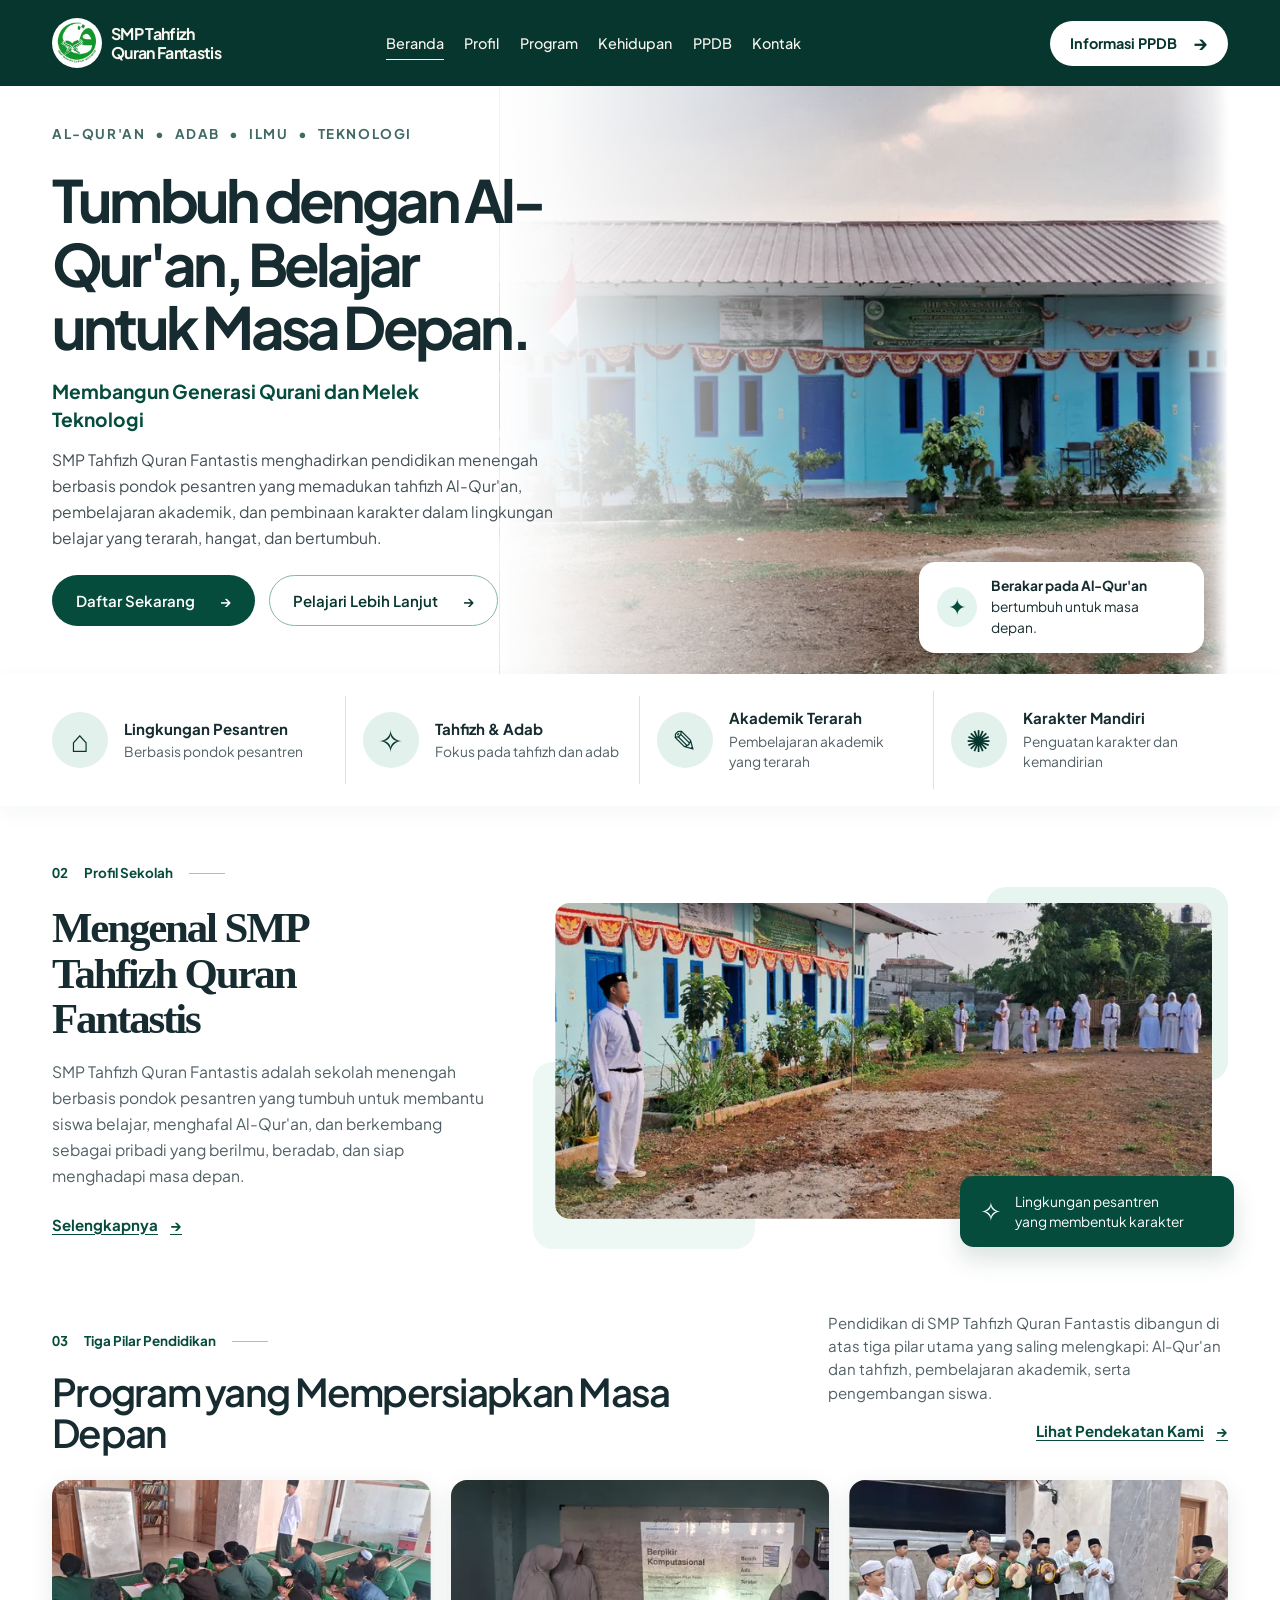
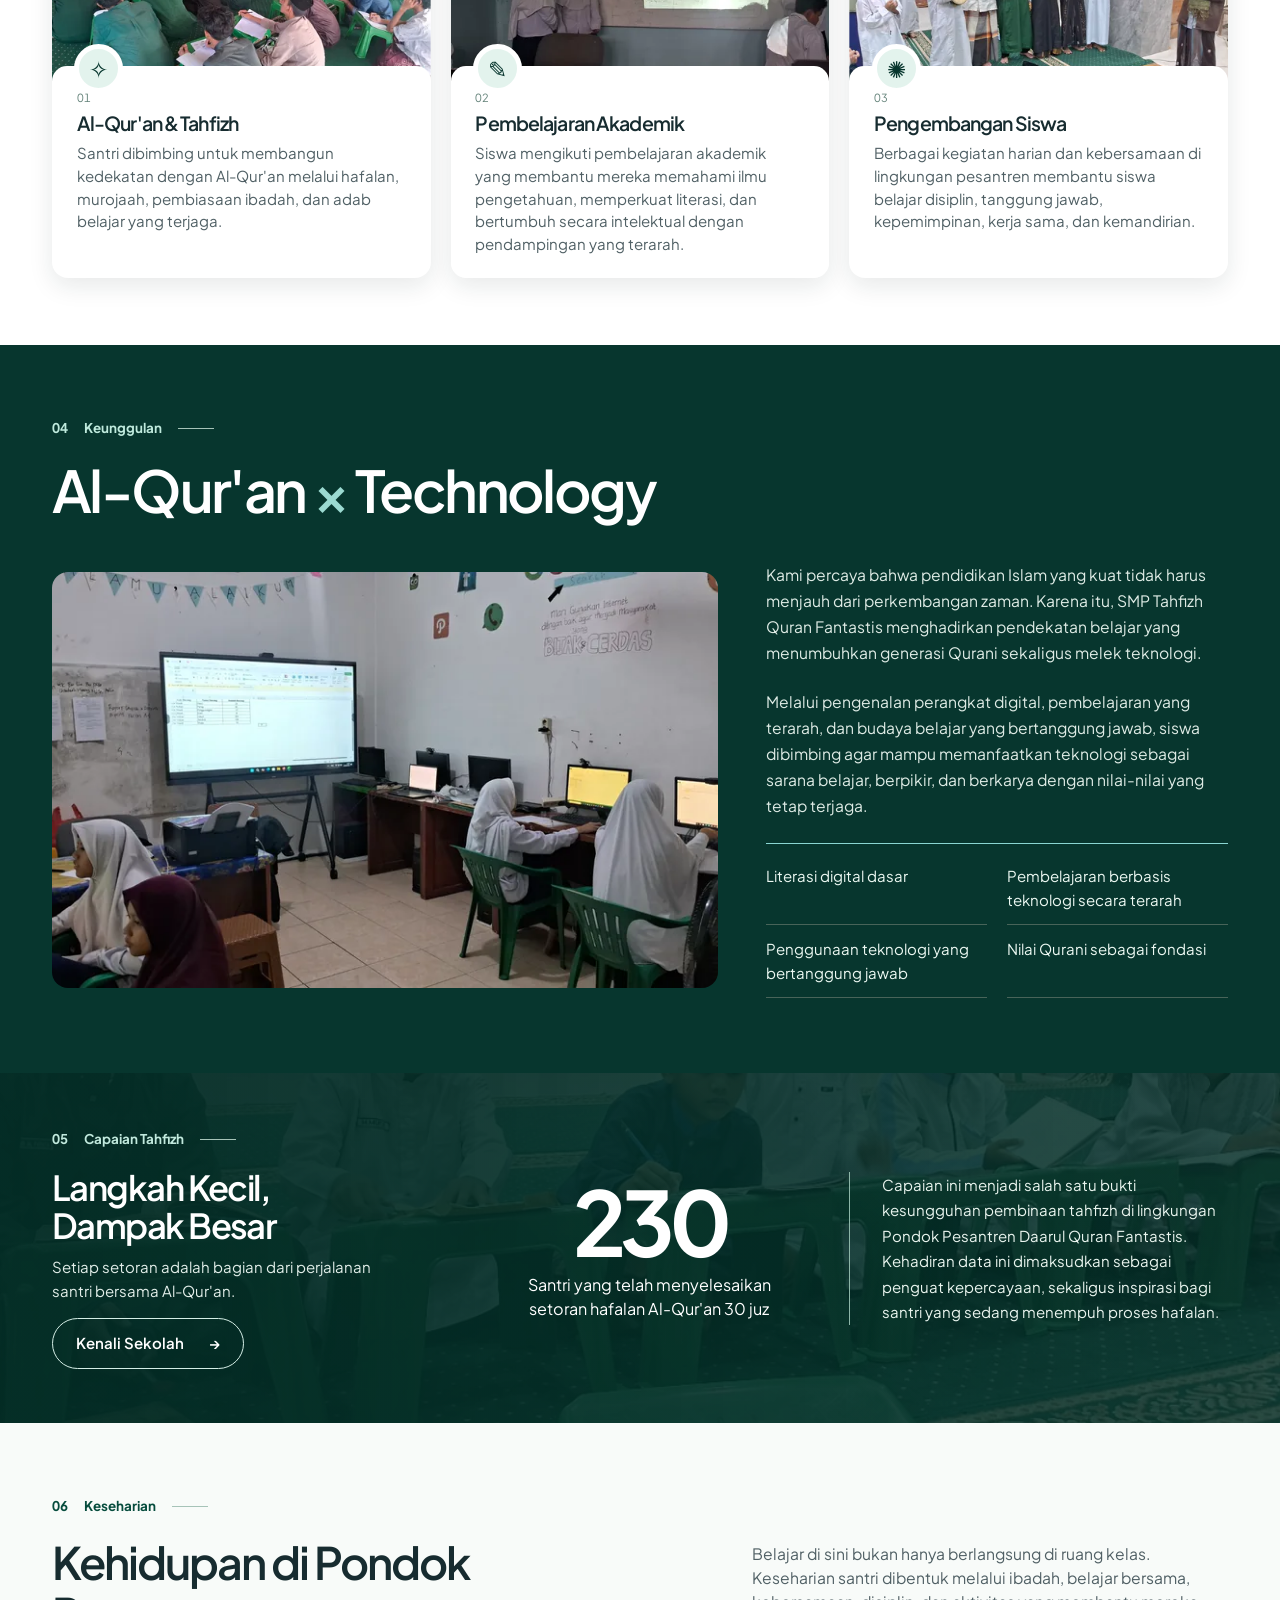
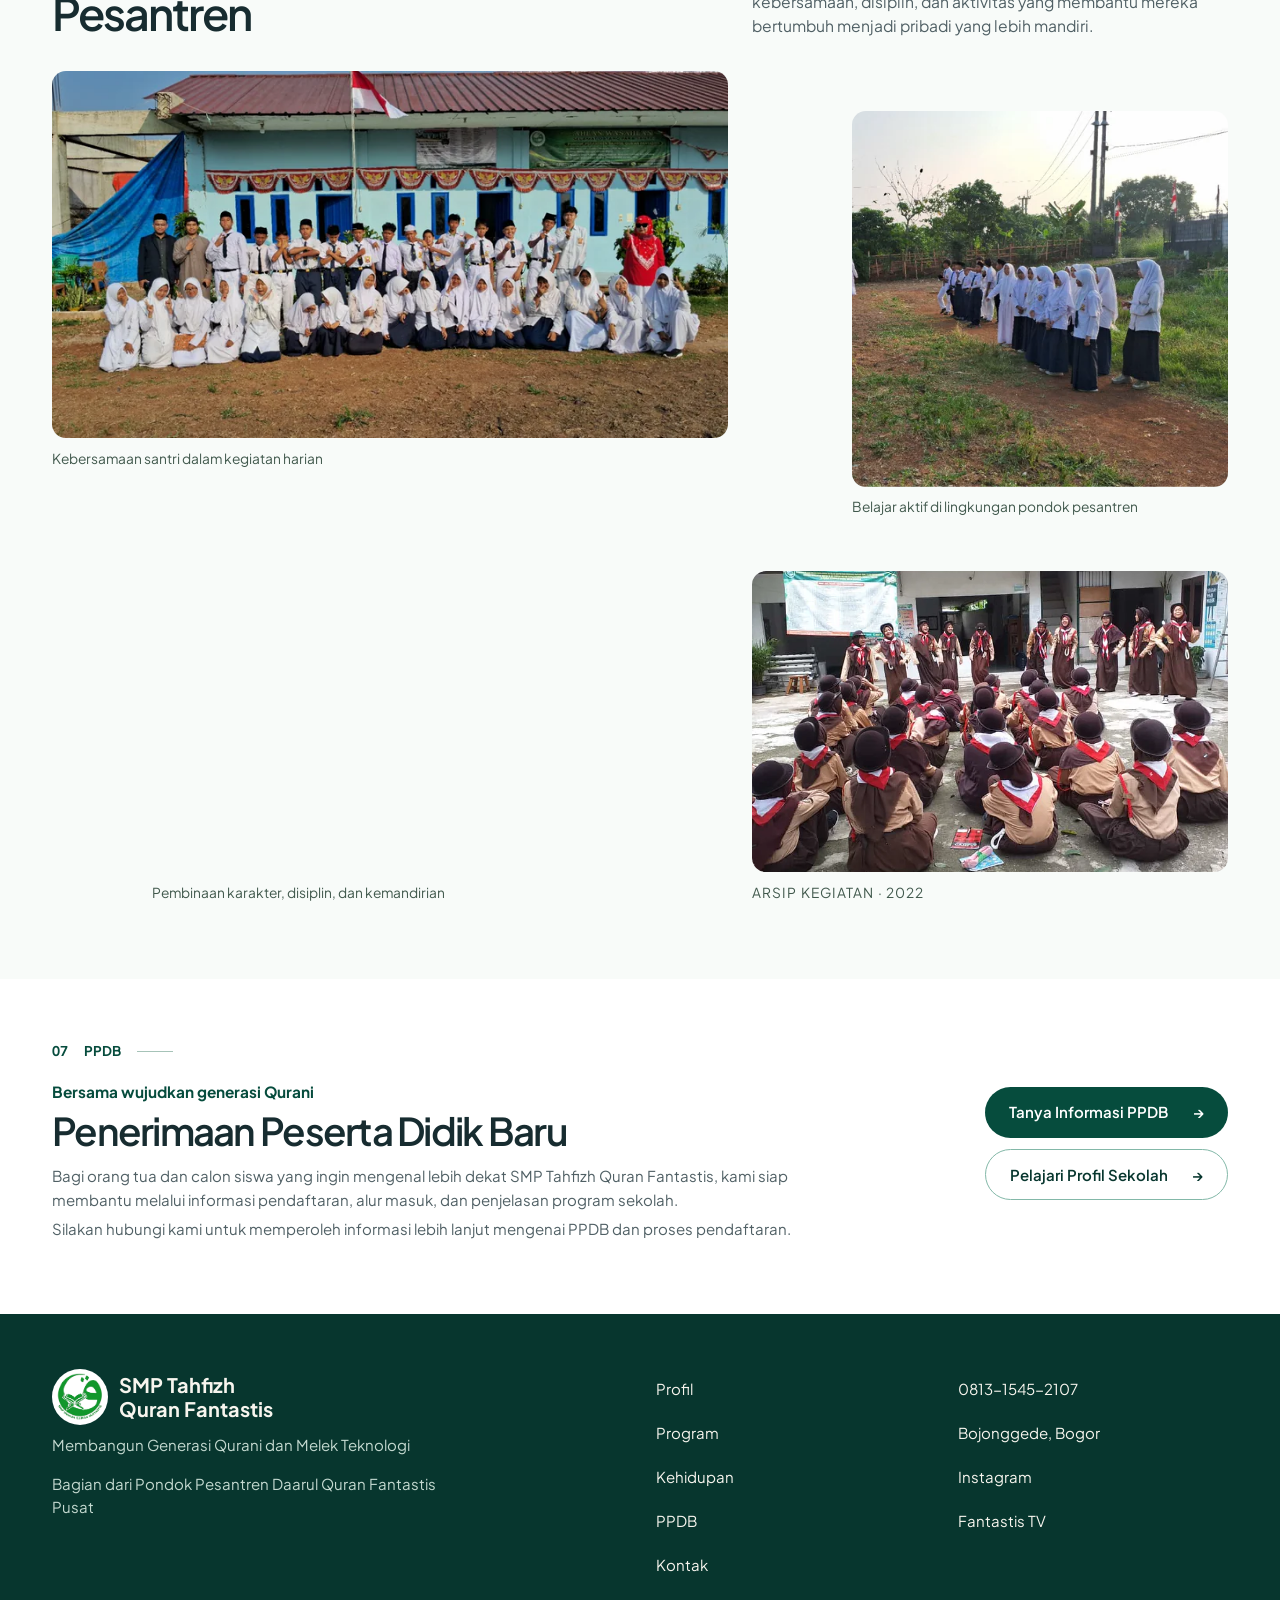
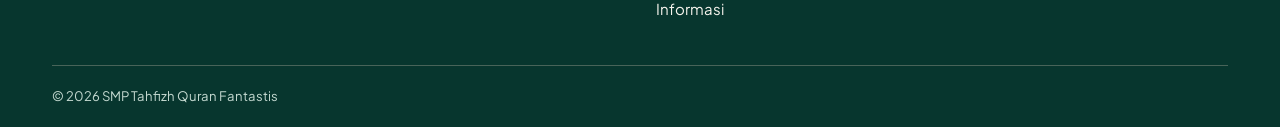
<file: index.html>
<!DOCTYPE html>
<html lang="id">
<head>
  <meta charset="UTF-8">
  <meta name="viewport" content="width=device-width, initial-scale=1.0">
  <meta name="description" content="SMP Tahfizh Quran Fantastis — Membangun Generasi Qurani dan Melek Teknologi. Bagian dari Pondok Pesantren Daarul Quran Fantastis Pusat.">
  <meta property="og:locale" content="id_ID">
  <meta property="og:type" content="website">
  <meta property="og:title" content="SMP Tahfizh Quran Fantastis | Membangun Generasi Qurani dan Melek Teknologi">
  <meta property="og:description" content="SMP Tahfizh Quran Fantastis — Membangun Generasi Qurani dan Melek Teknologi. Bagian dari Pondok Pesantren Daarul Quran Fantastis Pusat.">
  <meta name="twitter:card" content="summary">
  <meta name="twitter:title" content="SMP Tahfizh Quran Fantastis | Membangun Generasi Qurani dan Melek Teknologi">
  <meta name="twitter:description" content="SMP Tahfizh Quran Fantastis — Membangun Generasi Qurani dan Melek Teknologi. Bagian dari Pondok Pesantren Daarul Quran Fantastis Pusat.">
  <title>SMP Tahfizh Quran Fantastis | Membangun Generasi Qurani dan Melek Teknologi</title>
  <link rel="preconnect" href="https://fonts.googleapis.com">
  <link rel="preconnect" href="https://fonts.gstatic.com" crossorigin>
  <link href="https://fonts.googleapis.com/css2?family=Plus+Jakarta+Sans:wght@400;500;600;700&display=swap" rel="stylesheet">
  <link rel="stylesheet" href="css/style.css">
  <link rel="stylesheet" href="css/p04-home.css">
  <script src="js/script.js" defer></script>
</head>
<body class="home p04" id="beranda">
  <a class="skip-link" href="#main-content">Lewati ke konten utama</a>
  <header class="header header--home">
    <div class="container header__container">
      <a href="#beranda" class="header__logo" aria-label="SMP Tahfizh Quran Fantastis — Beranda">
        <span class="brand-logo" aria-hidden="true"></span>
        <span class="header__logo-text">SMP Tahfizh<br>Quran Fantastis</span>
      </a>
      <button class="nav__toggle" type="button" aria-label="Buka navigasi" aria-controls="primary-navigation" aria-expanded="false"><span aria-hidden="true">☰</span></button>

      <nav class="nav" aria-label="Navigasi utama">
        <ul class="nav__list" id="primary-navigation">
          <li><a href="#beranda" class="nav__link">Beranda</a></li>
          <li><a href="#profil" class="nav__link">Profil</a></li>
          <li><a href="#program" class="nav__link">Program</a></li>
          <li><a href="#kehidupan" class="nav__link">Kehidupan</a></li>
          <li><a href="#ppdb" class="nav__link">PPDB</a></li>
          <li><a href="contact.html" class="nav__link">Kontak</a></li>
        </ul>
      </nav>
      <a class="header__cta" href="#ppdb">Informasi PPDB <span aria-hidden="true">→</span></a>
    </div>
  </header>
  <main id="main-content" tabindex="-1">
    <section class="hero" aria-labelledby="hero-title" id="hero">
      <div class="container hero__container">
        <div class="hero__content">
          <p class="eyebrow hero__eyebrow" data-reveal="editorial" data-hero="a" data-motion="hero-eyebrow">Al-Qur'an <span>•</span> Adab <span>•</span> Ilmu <span>•</span> Teknologi</p>
          <h1 id="hero-title" data-reveal="editorial" data-hero="a" data-motion="hero-title">Tumbuh dengan Al-Qur'an, Belajar untuk Masa Depan.</h1>
          <p class="hero__tagline" data-reveal="editorial" data-hero="b" data-motion="hero-tagline">Membangun Generasi Qurani dan Melek Teknologi</p>
          <p class="hero__support" data-reveal="editorial" data-hero="b" data-motion="hero-copy">SMP Tahfizh Quran Fantastis menghadirkan pendidikan menengah berbasis pondok pesantren yang memadukan tahfizh Al-Qur'an, pembelajaran akademik, dan pembinaan karakter dalam lingkungan belajar yang terarah, hangat, dan bertumbuh.</p>
          <div class="actions" data-reveal="editorial" data-hero="b" data-motion="hero-actions">
            <a class="btn btn--primary" href="#ppdb">Daftar Sekarang <span aria-hidden="true">→</span></a>
            <a class="btn btn--outline" href="#profil">Pelajari Lebih Lanjut <span aria-hidden="true">→</span></a>
          </div>
        </div>
        <div class="media-frame hero__media" data-photo data-reveal="media" data-hero="c" data-motion="hero-photo">
          <aside class="hero__note" aria-label="Nilai pendidikan" data-reveal="editorial" data-hero="d" data-motion="hero-note"><span class="hero__note-icon" aria-hidden="true">✦</span><span><strong>Berakar pada Al-Qur'an</strong><br>bertumbuh untuk masa depan.</span></aside>
          <img class="hero__image" src="assets/images/p03/1000534854-768.webp"
              srcset="assets/images/p03/1000534854-480.webp 480w, assets/images/p03/1000534854-768.webp 768w, assets/images/p03/1000534854-800.webp 800w, assets/images/p03/1000534854-1080.webp 1080w"
              sizes="(max-width: 600px) 100vw, (max-width: 960px) calc(100vw - 48px), (max-width: 1376px) 46vw, 628px" width="1080" height="864"
              fetchpriority="high" alt="Bangunan biru Pondok Pesantren Daarul Quran Fantastis Pusat dan halaman di depannya.">
        </div>
      </div>
    </section>
    <div class="benefits" aria-label="Pendekatan pendidikan kami">
      <div class="container benefits__grid">
        <div class="benefit"><span class="benefit__icon" aria-hidden="true">⌂</span><div><strong>Lingkungan Pesantren</strong><p>Berbasis pondok pesantren</p></div></div>
        <div class="benefit"><span class="benefit__icon" aria-hidden="true">✧</span><div><strong>Tahfizh &amp; Adab</strong><p>Fokus pada tahfizh dan adab</p></div></div>
        <div class="benefit"><span class="benefit__icon" aria-hidden="true">✎</span><div><strong>Akademik Terarah</strong><p>Pembelajaran akademik yang terarah</p></div></div>
        <div class="benefit"><span class="benefit__icon" aria-hidden="true">✺</span><div><strong>Karakter Mandiri</strong><p>Penguatan karakter dan kemandirian</p></div></div>
      </div>
    </div>
    <section class="profile" id="profil" aria-labelledby="profile-title">
      <div class="container">
        <p class="section-label" data-reveal="editorial" data-motion="profile-label"><span aria-hidden="true">02</span> Profil Sekolah</p>
        <div class="editorial-grid profile__grid">
          <div class="profile__content" data-reveal="editorial" data-motion="profile-copy">
            <h2 id="profile-title">Mengenal SMP Tahfizh Quran Fantastis</h2>
            <p>SMP Tahfizh Quran Fantastis adalah sekolah menengah berbasis pondok pesantren yang tumbuh untuk membantu siswa belajar, menghafal Al-Qur'an, dan berkembang sebagai pribadi yang berilmu, beradab, dan siap menghadapi masa depan.</p>
            <a class="text-link" href="about.html">Selengkapnya <span aria-hidden="true">→</span></a>
          </div>
          <div class="profile__visual">
            <div class="media-frame" data-photo data-reveal="media" data-motion="profile-photo">
              <img src="assets/images/p03/1000512148-768.webp"
                  srcset="assets/images/p03/1000512148-480.webp 480w, assets/images/p03/1000512148-768.webp 768w, assets/images/p03/1000512148-1080.webp 1080w"
                  sizes="(max-width: 960px) calc(100vw - 48px), (max-width: 1376px) 46vw, 628px" width="1080" height="810"
                  loading="lazy" decoding="async" alt="Siswa berseragam mengikuti kegiatan di halaman pondok pesantren.">
            </div>
            <div class="profile__panel" data-reveal="editorial" data-motion="profile-panel"><span aria-hidden="true">✧</span><p>Lingkungan pesantren<br>yang membentuk karakter</p></div>
          </div>
        </div>
      </div>
    </section>
    <section class="pillars" id="program" aria-labelledby="pillars-title">
      <div class="container">
        <div class="pillars__heading" data-reveal="editorial" data-motion="pillars-heading">
          <div><p class="section-label"><span aria-hidden="true">03</span> Tiga Pilar Pendidikan</p><h2 id="pillars-title">Program yang Mempersiapkan Masa Depan</h2></div>
          <div><p>Pendidikan di SMP Tahfizh Quran Fantastis dibangun di atas tiga pilar utama yang saling melengkapi: Al-Qur'an dan tahfizh, pembelajaran akademik, serta pengembangan siswa.</p><a class="text-link" href="#quran-teknologi">Lihat Pendekatan Kami <span aria-hidden="true">→</span></a></div>
        </div>
        <div class="pillars__grid">
          <article class="pillar">
            <div class="media-frame" data-photo data-reveal="media" data-motion="pillar-photo">
              <img src="assets/images/p03/1000160830-768.webp"
                  srcset="assets/images/p03/1000160830-480.webp 480w, assets/images/p03/1000160830-768.webp 768w, assets/images/p03/1000160830-1080.webp 1080w"
                  sizes="(max-width: 760px) calc(100vw - 48px), (max-width: 1376px) 30vw, 411px" width="1080" height="810"
                  loading="lazy" decoding="async" alt="Santri belajar dan mencatat bersama dengan pendampingan pengajar.">
            </div>
            <div class="pillar__body"><span class="pillar__badge" aria-hidden="true">✧</span><p data-reveal="editorial" data-motion="pillar-number" class="pillar__number" aria-hidden="true">01</p>
            <h3 data-reveal="editorial" data-motion="pillar-title">Al-Qur'an &amp; Tahfizh</h3>
            <p data-reveal="editorial" data-motion="pillar-copy">Santri dibimbing untuk membangun kedekatan dengan Al-Qur'an melalui hafalan, murojaah, pembiasaan ibadah, dan adab belajar yang terjaga.</p></div>
          </article>
          <article class="pillar">
            <div class="media-frame" data-photo data-reveal="media" data-motion="pillar-photo">
              <img src="assets/images/p03/1000520097-768.webp"
                  srcset="assets/images/p03/1000520097-480.webp 480w, assets/images/p03/1000520097-768.webp 768w, assets/images/p03/1000520097-1080.webp 1080w"
                  sizes="(max-width: 760px) calc(100vw - 48px), (max-width: 1376px) 30vw, 411px" width="1080" height="810"
                  loading="lazy" decoding="async" alt="Siswa mempresentasikan materi pelajaran di depan papan tulis kelas.">
            </div>
            <div class="pillar__body"><span class="pillar__badge" aria-hidden="true">✎</span><p data-reveal="editorial" data-motion="pillar-number" class="pillar__number" aria-hidden="true">02</p>
            <h3 data-reveal="editorial" data-motion="pillar-title">Pembelajaran Akademik</h3>
            <p data-reveal="editorial" data-motion="pillar-copy">Siswa mengikuti pembelajaran akademik yang membantu mereka memahami ilmu pengetahuan, memperkuat literasi, dan bertumbuh secara intelektual dengan pendampingan yang terarah.</p></div>
          </article>
          <article class="pillar">
            <div class="media-frame" data-photo data-reveal="media" data-motion="pillar-photo">
              <img src="assets/images/p03/1000163805-768.webp"
                  srcset="assets/images/p03/1000163805-480.webp 480w, assets/images/p03/1000163805-768.webp 768w, assets/images/p03/1000163805-1080.webp 1080w"
                  sizes="(max-width: 760px) calc(100vw - 48px), (max-width: 1376px) 30vw, 411px" width="1080" height="810"
                  loading="lazy" decoding="async" alt="Santri berkegiatan bersama sambil memainkan rebana dan membaca buku.">
            </div>
            <div class="pillar__body"><span class="pillar__badge" aria-hidden="true">✺</span><p data-reveal="editorial" data-motion="pillar-number" class="pillar__number" aria-hidden="true">03</p>
            <h3 data-reveal="editorial" data-motion="pillar-title">Pengembangan Siswa</h3>
            <p data-reveal="editorial" data-motion="pillar-copy">Berbagai kegiatan harian dan kebersamaan di lingkungan pesantren membantu siswa belajar disiplin, tanggung jawab, kepemimpinan, kerja sama, dan kemandirian.</p></div>
          </article>
        </div>
      </div>
    </section>
    <section class="technology section--dark" id="quran-teknologi" aria-labelledby="technology-title">
      <div class="container">
        <p class="section-label" data-reveal="editorial" data-motion="technology-label"><span aria-hidden="true">04</span> Keunggulan</p>
        <h2 id="technology-title" data-reveal="editorial" data-motion="technology-title">Al-Qur'an <span class="technology__cross">×</span> Technology</h2>
        <div class="editorial-grid technology__grid">
          <div class="media-frame" data-photo data-reveal="media" data-motion="technology-photo">
            <img src="assets/images/p03/1000344565-768.webp"
                srcset="assets/images/p03/1000344565-480.webp 480w, assets/images/p03/1000344565-768.webp 768w, assets/images/p03/1000344565-1080.webp 1080w"
                sizes="(max-width: 960px) calc(100vw - 48px), (max-width: 1376px) 54vw, 737px" width="1080" height="608"
                loading="lazy" decoding="async" alt="Siswa berlatih menggunakan komputer dengan materi lembar kerja ditampilkan di depan kelas.">
          </div>
          <div class="technology__content">
            <p data-reveal="editorial" data-motion="technology-copy">Kami percaya bahwa pendidikan Islam yang kuat tidak harus menjauh dari perkembangan zaman. Karena itu, SMP Tahfizh Quran Fantastis menghadirkan pendekatan belajar yang menumbuhkan generasi Qurani sekaligus melek teknologi.</p>
            <p data-reveal="editorial" data-motion="technology-copy">Melalui pengenalan perangkat digital, pembelajaran yang terarah, dan budaya belajar yang bertanggung jawab, siswa dibimbing agar mampu memanfaatkan teknologi sebagai sarana belajar, berpikir, dan berkarya dengan nilai-nilai yang tetap terjaga.</p>
            <ul class="technology__points" data-reveal="rule" data-motion="technology-rule">
              <li data-reveal="row" data-motion="technology-row">Literasi digital dasar</li>
              <li data-reveal="row" data-motion="technology-row">Pembelajaran berbasis teknologi secara terarah</li>
              <li data-reveal="row" data-motion="technology-row">Penggunaan teknologi yang bertanggung jawab</li>
              <li data-reveal="row" data-motion="technology-row">Nilai Qurani sebagai fondasi</li>
            </ul>
          </div>
        </div>
      </div>
    </section>
    <section class="evidence" id="capaian-tahfizh" aria-labelledby="evidence-title">
      <div class="container">
        <div class="evidence__grid">
          <div class="evidence__intro">
            <p class="section-label" data-reveal="editorial" data-motion="evidence-label"><span aria-hidden="true">05</span> Capaian Tahfizh</p>
            <h2 id="evidence-title" data-reveal="editorial" data-motion="evidence-title">Langkah Kecil,<br>Dampak Besar</h2>
            <p data-reveal="editorial" data-motion="evidence-intro">Setiap setoran adalah bagian dari perjalanan santri bersama Al-Qur'an.</p>
            <a class="btn btn--outline-light" href="about.html" data-reveal="editorial" data-motion="evidence-action">Kenali Sekolah <span aria-hidden="true">→</span></a>
          </div>
          <div class="evidence__metric">
            <p class="evidence__value" data-reveal="editorial" data-motion="evidence-value">230</p>
            <p class="evidence__label" data-reveal="editorial" data-motion="evidence-metric-label">Santri yang telah menyelesaikan setoran hafalan Al-Qur'an 30 juz</p>
          </div>
          <p class="evidence__copy" data-reveal="editorial" data-motion="evidence-copy">Capaian ini menjadi salah satu bukti kesungguhan pembinaan tahfizh di lingkungan Pondok Pesantren Daarul Quran Fantastis. Kehadiran data ini dimaksudkan sebagai penguat kepercayaan, sekaligus inspirasi bagi santri yang sedang menempuh proses hafalan.</p>
        </div>
      </div>
    </section>
    <section class="life" id="kehidupan" aria-labelledby="life-title">
      <div class="container">
        <div class="section-intro editorial-grid" data-reveal="editorial" data-motion="life-intro">
          <div><p class="section-label"><span aria-hidden="true">06</span> Keseharian</p><h2 id="life-title">Kehidupan di Pondok Pesantren</h2></div>
          <p>Belajar di sini bukan hanya berlangsung di ruang kelas. Keseharian santri dibentuk melalui ibadah, belajar bersama, kebersamaan, disiplin, dan aktivitas yang membantu mereka bertumbuh menjadi pribadi yang lebih mandiri.</p>
        </div>
        <div class="editorial-grid life__mosaic">
          <figure class="life__group">
            <div class="media-frame" data-photo data-reveal="media" data-motion="life-photo">
              <img src="assets/images/p03/1000512176-768.webp"
                  srcset="assets/images/p03/1000512176-480.webp 480w, assets/images/p03/1000512176-768.webp 768w, assets/images/p03/1000512176-1080.webp 1080w"
                  sizes="(max-width: 760px) calc(100vw - 48px), (max-width: 1376px) 54vw, 737px" width="1080" height="608"
                  loading="lazy" decoding="async" alt="Siswa dan pendamping berfoto bersama di depan bangunan pondok pesantren.">
            </div>
            <figcaption data-reveal="quiet" data-motion="life-caption">Kebersamaan santri dalam kegiatan harian</figcaption>
          </figure>
          <figure class="life__outdoors">
            <div class="media-frame" data-photo data-reveal="media" data-motion="life-photo">
              <img src="assets/images/p03/1000512147-768.webp"
                  srcset="assets/images/p03/1000512147-480.webp 480w, assets/images/p03/1000512147-768.webp 768w"
                  sizes="(max-width: 760px) 76vw, (max-width: 1376px) 30vw, 411px" width="768" height="768"
                  loading="lazy" decoding="async" alt="Siswa berbaris bersama di halaman pondok pesantren.">
            </div>
            <figcaption data-reveal="quiet" data-motion="life-caption">Belajar aktif di lingkungan pondok pesantren</figcaption>
          </figure>
          <figure class="life__learning">
            <div class="media-frame" data-photo data-reveal="media" data-motion="life-photo">
              <img src="assets/images/p03/1000213703-768.webp"
                  srcset="assets/images/p03/1000213703-480.webp 480w, assets/images/p03/1000213703-768.webp 768w, assets/images/p03/1000213703-1080.webp 1080w"
                  sizes="(max-width: 760px) calc(100vw - 48px), (max-width: 1376px) 38vw, 519px" width="1080" height="810"
                  loading="lazy" decoding="async" alt="Santri belajar bersama dengan buku terbuka di meja masing-masing.">
            </div>
            <figcaption data-reveal="quiet" data-motion="life-caption">Pembinaan karakter, disiplin, dan kemandirian</figcaption>
          </figure>
          <figure class="life__archive">
            <div class="media-frame" data-photo data-reveal="media" data-motion="life-photo">
              <img src="assets/images/p03/IMG-20221202-WA0016-768.webp"
                  srcset="assets/images/p03/IMG-20221202-WA0016-480.webp 480w, assets/images/p03/IMG-20221202-WA0016-768.webp 768w"
                  sizes="(max-width: 1376px) 38vw, 519px" width="768" height="512"
                  loading="lazy" decoding="async" alt="Dokumentasi kegiatan pramuka bersama di halaman pada tahun 2022.">
            </div>
            <figcaption class="archive-label" data-reveal="quiet" data-motion="life-caption">ARSIP KEGIATAN · 2022</figcaption>
          </figure>
        </div>
      </div>
    </section>
    <section class="ppdb" id="ppdb" aria-labelledby="ppdb-title">
      <div class="container">
        <div class="ppdb__grid">
          <div class="ppdb__content">
            <p class="section-label" data-reveal="editorial" data-motion="ppdb-kicker"><span aria-hidden="true">07</span> PPDB</p>
            <p class="ppdb__kicker" data-reveal="editorial" data-motion="ppdb-kicker">Bersama wujudkan generasi Qurani</p>
            <h2 id="ppdb-title" data-reveal="editorial" data-motion="ppdb-title">Penerimaan Peserta Didik Baru</h2>
            <p data-reveal="editorial" data-motion="ppdb-copy">Bagi orang tua dan calon siswa yang ingin mengenal lebih dekat SMP Tahfizh Quran Fantastis, kami siap membantu melalui informasi pendaftaran, alur masuk, dan penjelasan program sekolah.</p>
            <p data-reveal="editorial" data-motion="ppdb-copy">Silakan hubungi kami untuk memperoleh informasi lebih lanjut mengenai PPDB dan proses pendaftaran.</p>
          </div>
          <div class="actions" data-reveal="editorial" data-motion="ppdb-actions">
            <a class="btn btn--primary" href="https://wa.me/6281315452107?text=Assalamu%27alaikum%2C%20saya%20ingin%20menanyakan%20informasi%20PPDB%20SMP%20Tahfizh%20Quran%20Fantastis." target="_blank" rel="noopener noreferrer">Tanya Informasi PPDB <span aria-hidden="true">→</span></a>
            <a class="btn btn--outline" href="#profil">Pelajari Profil Sekolah <span aria-hidden="true">→</span></a>
          </div>
        </div>
      </div>
    </section>
  </main>
  <footer class="footer footer--home" id="kontak">
    <div class="container">
      <div class="editorial-grid footer__grid">
        <div class="footer__identity" data-reveal="editorial" data-motion="footer-identity">
          <a class="footer__name" href="#beranda"><span class="brand-logo" aria-hidden="true"></span><span>SMP Tahfizh<br>Quran Fantastis</span></a>
          <p>Membangun Generasi Qurani dan Melek Teknologi</p>
          <p>Bagian dari Pondok Pesantren Daarul Quran Fantastis Pusat</p>
        </div>
        <nav class="footer__nav" aria-label="Navigasi footer" data-reveal="editorial" data-motion="footer-column">
          <a href="#profil">Profil</a>
          <a href="#program">Program</a>
          <a href="#kehidupan">Kehidupan</a>
          <a href="#ppdb">PPDB</a>
          <a href="contact.html">Kontak</a>
          <a href="about.html">Informasi</a>
        </nav>
        <address class="footer__contact" data-reveal="editorial" data-motion="footer-column">
          <a href="https://wa.me/6281315452107" target="_blank" rel="noopener noreferrer" aria-label="WhatsApp 0813-1545-2107">0813-1545-2107</a>
          <a href="https://maps.app.goo.gl/YsTcqxBpNeu3tXBFA?g_st=ac" target="_blank" rel="noopener noreferrer">Bojonggede, Bogor</a>
          <a href="https://www.instagram.com/daarulquranfantastis/" target="_blank" rel="noopener noreferrer">Instagram</a>
          <a href="https://www.youtube.com/@fantastistv2554" target="_blank" rel="noopener noreferrer">Fantastis TV</a>
        </address>
      </div>
      <p class="footer__copyright" data-reveal="rule" data-motion="footer-rule">&copy; 2026 SMP Tahfizh Quran Fantastis</p>
    </div>
  </footer>
</body>
</html>
</file>
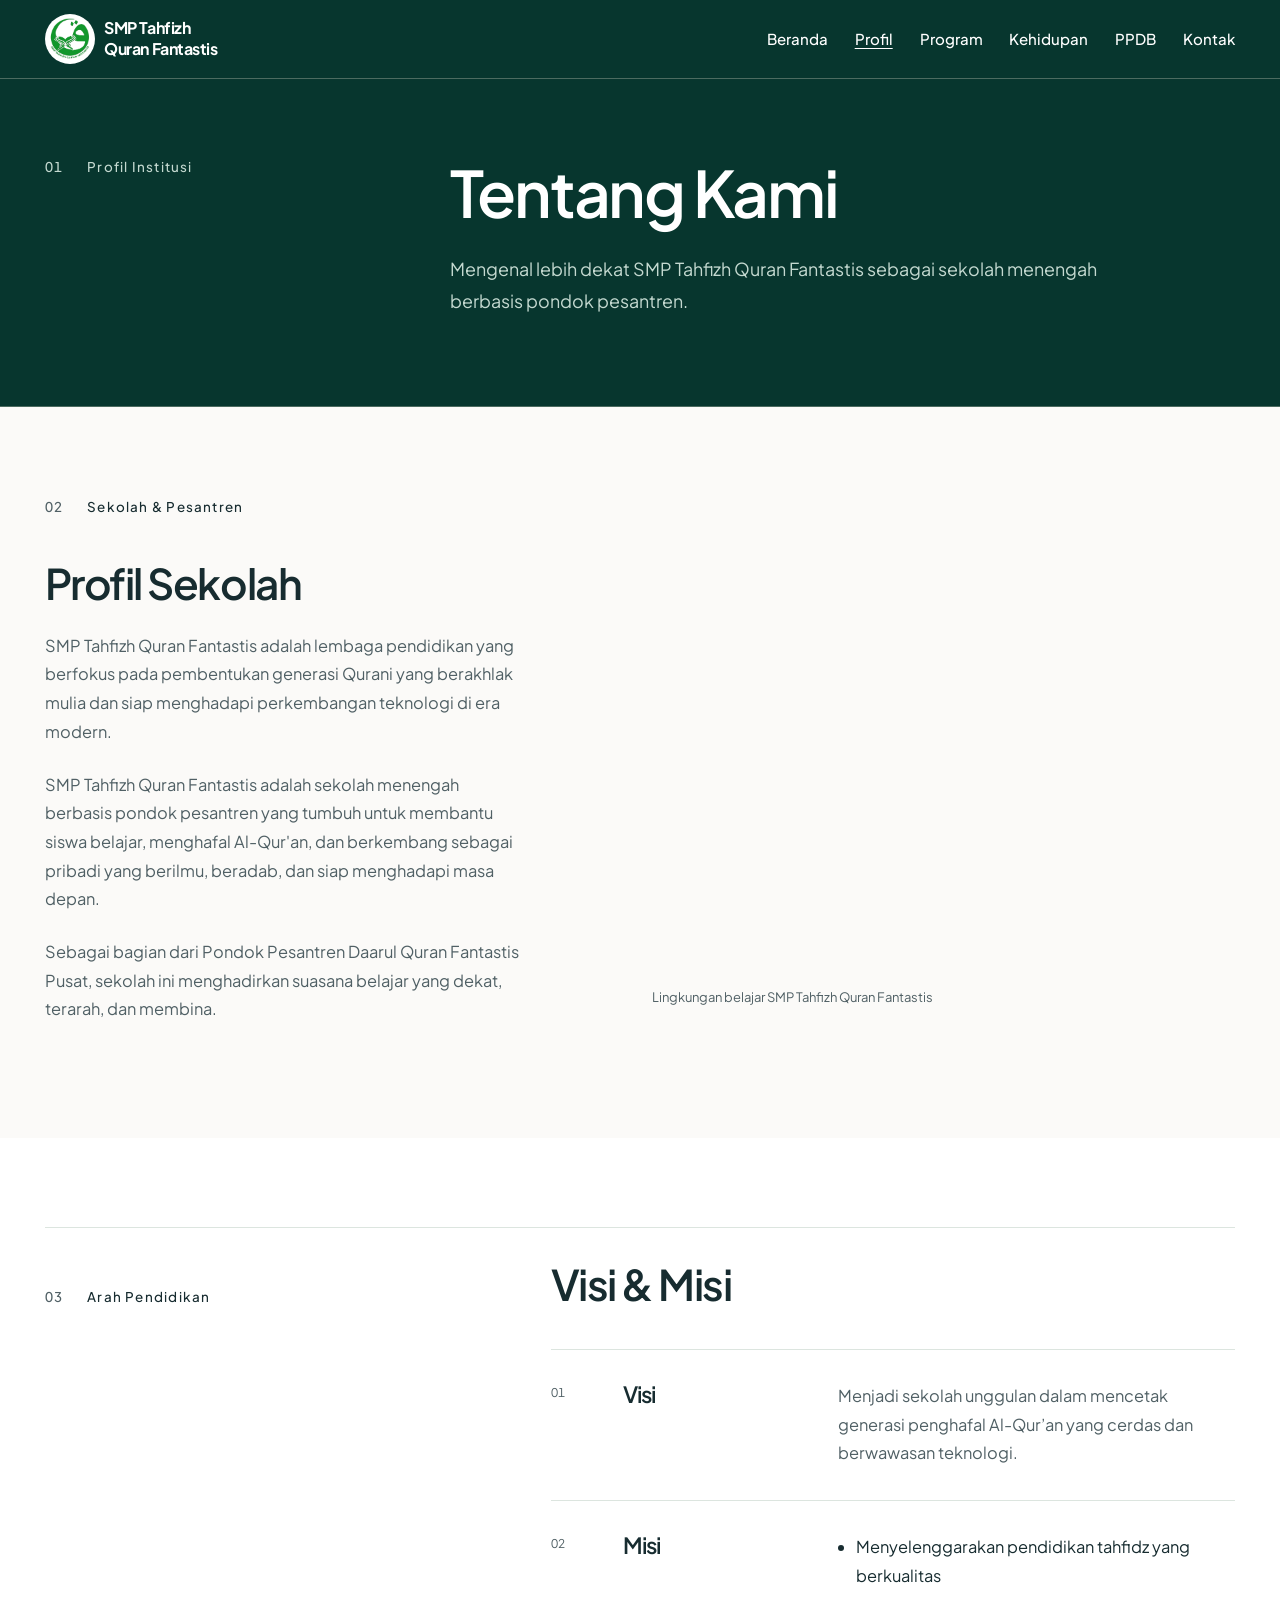
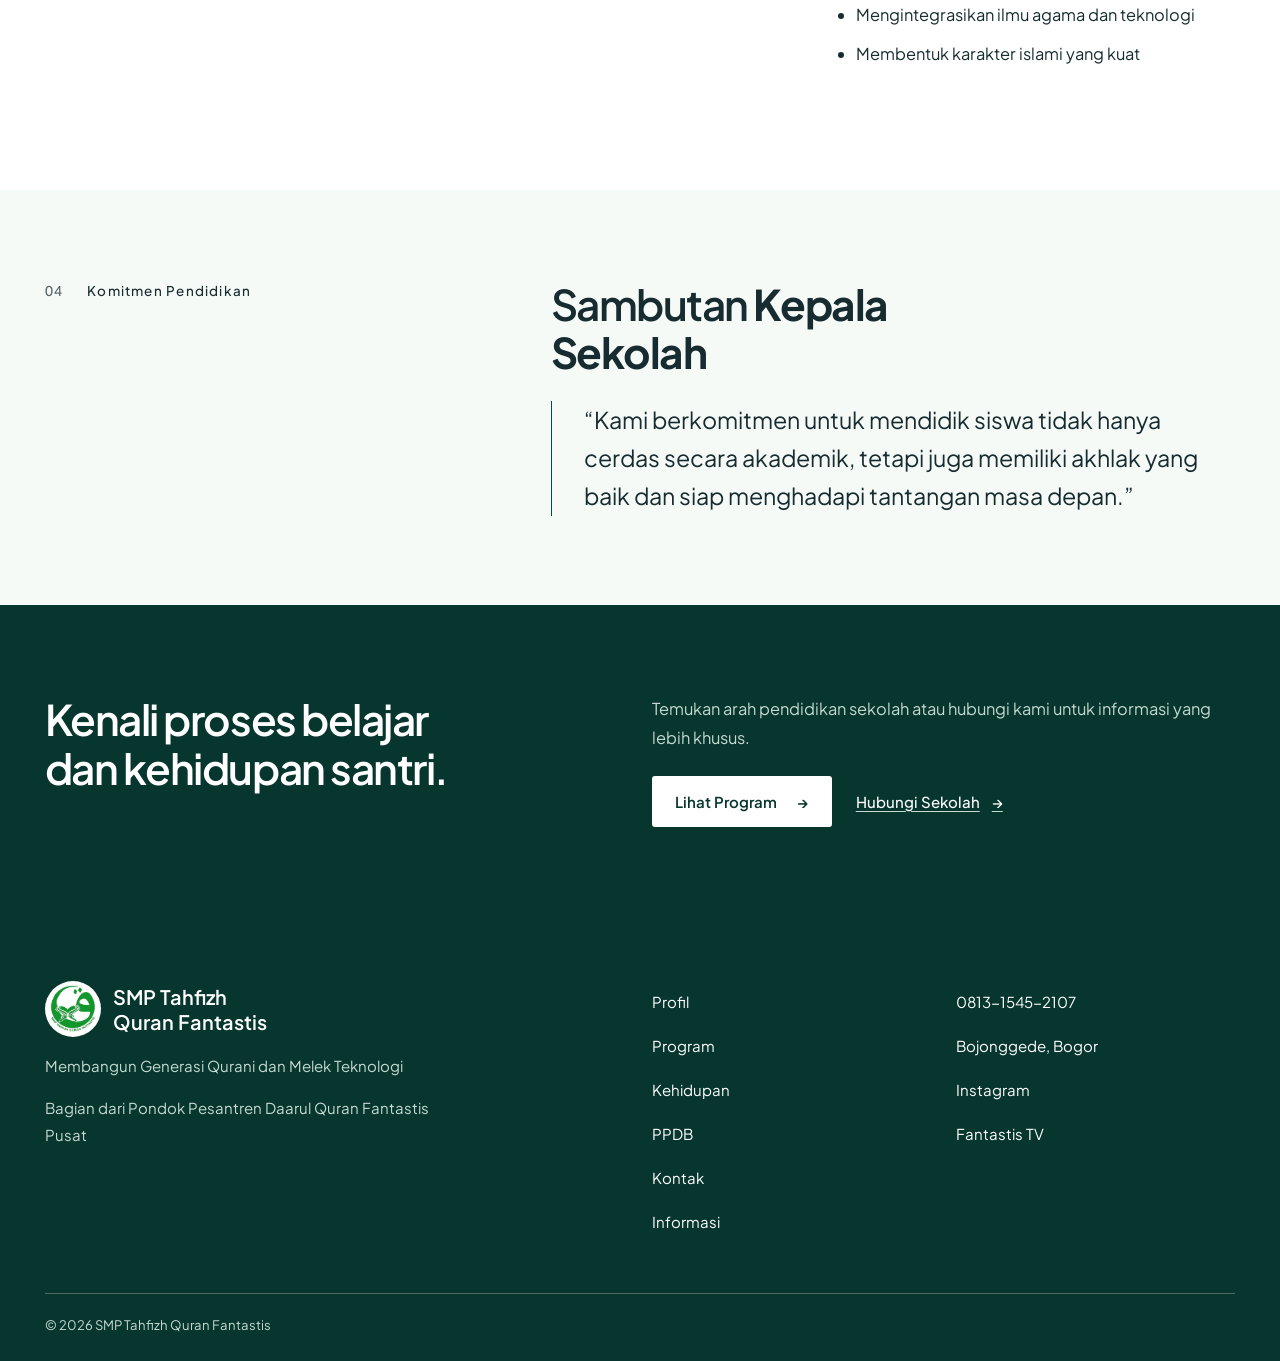
<file: about.html>
<!DOCTYPE html>
<html lang="id">
<head>
  <meta charset="UTF-8">
  <meta name="viewport" content="width=device-width, initial-scale=1.0">
  <meta name="description" content="Tentang SMP Tahfizh Quran Fantastis, visi, misi, dan profil sekolah berbasis pondok pesantren.">
  <meta property="og:locale" content="id_ID">
  <meta property="og:type" content="website">
  <meta property="og:title" content="Tentang | SMP Tahfizh Quran Fantastis">
  <meta property="og:description" content="Tentang SMP Tahfizh Quran Fantastis, visi, misi, dan profil sekolah berbasis pondok pesantren.">
  <meta name="twitter:card" content="summary">
  <meta name="twitter:title" content="Tentang | SMP Tahfizh Quran Fantastis">
  <meta name="twitter:description" content="Tentang SMP Tahfizh Quran Fantastis, visi, misi, dan profil sekolah berbasis pondok pesantren.">
  <title>Tentang | SMP Tahfizh Quran Fantastis</title>
  <link rel="preconnect" href="https://fonts.googleapis.com">
  <link rel="preconnect" href="https://fonts.gstatic.com" crossorigin>
  <link href="https://fonts.googleapis.com/css2?family=Plus+Jakarta+Sans:wght@400;500;600;700&display=swap" rel="stylesheet">
  <link rel="stylesheet" href="css/style.css">
  <script src="js/script.js" defer></script>
</head>
<body class="internal internal--about">
  <a class="skip-link" href="#main-content">Lewati ke konten utama</a>
  <header class="header header--internal">
    <div class="container header__container">
      <a href="index.html" class="header__logo" aria-label="SMP Tahfizh Quran Fantastis — Beranda">
        <span class="brand-logo" aria-hidden="true"></span>
        <span class="header__logo-text">SMP Tahfizh<br>Quran Fantastis</span>
      </a>
      <button class="nav__toggle" type="button" aria-label="Buka navigasi" aria-controls="primary-navigation" aria-expanded="false"><span aria-hidden="true">☰</span></button>
      <nav class="nav" aria-label="Navigasi utama">
        <ul class="nav__list" id="primary-navigation">
          <li><a href="index.html" class="nav__link">Beranda</a></li>
          <li><a href="about.html" class="nav__link" aria-current="page">Profil</a></li>
          <li><a href="index.html#program" class="nav__link">Program</a></li>
          <li><a href="index.html#kehidupan" class="nav__link">Kehidupan</a></li>
          <li><a href="admissions.html" class="nav__link">PPDB</a></li>
          <li><a href="contact.html" class="nav__link">Kontak</a></li>
        </ul>
      </nav>
    </div>
  </header>

  <main id="main-content" tabindex="-1">
    <section class="page-hero" aria-labelledby="page-title">
      <div class="container editorial-grid page-hero__grid">
        <p class="section-label page-hero__label" data-reveal="editorial" data-hero="a"><span aria-hidden="true">01</span> Profil Institusi</p>
        <div class="page-hero__content">
          <h1 id="page-title" data-reveal="editorial" data-hero="a">Tentang Kami</h1>
          <p class="page-hero__subtitle" data-reveal="editorial" data-step="1" data-hero="b">Mengenal lebih dekat SMP Tahfizh Quran Fantastis sebagai sekolah menengah berbasis pondok pesantren.</p>
        </div>
      </div>
    </section>

    <section class="internal-section about-profile section--warm" aria-labelledby="profile-title">
      <div class="container editorial-grid about-profile__grid">
        <div class="about-profile__content" data-reveal="editorial">
          <p class="section-label"><span aria-hidden="true">02</span> Sekolah &amp; Pesantren</p>
          <h2 id="profile-title">Profil Sekolah</h2>
          <p>SMP Tahfizh Quran Fantastis adalah lembaga pendidikan yang berfokus pada pembentukan generasi Qurani yang berakhlak mulia dan siap menghadapi perkembangan teknologi di era modern.</p>
          <p>SMP Tahfizh Quran Fantastis adalah sekolah menengah berbasis pondok pesantren yang tumbuh untuk membantu siswa belajar, menghafal Al-Qur'an, dan berkembang sebagai pribadi yang berilmu, beradab, dan siap menghadapi masa depan.</p>
          <p>Sebagai bagian dari Pondok Pesantren Daarul Quran Fantastis Pusat, sekolah ini menghadirkan suasana belajar yang dekat, terarah, dan membina.</p>
        </div>
        <figure class="about-profile__figure">
          <div class="media-frame" data-photo data-reveal="media" data-step="1">
            <img src="assets/images/p03/1000512148-768.webp"
                srcset="assets/images/p03/1000512148-480.webp 480w, assets/images/p03/1000512148-768.webp 768w, assets/images/p03/1000512148-1080.webp 1080w"
                sizes="(max-width: 960px) calc(100vw - 48px), (max-width: 1376px) 46vw, 628px" width="1080" height="810"
                loading="lazy" decoding="async" alt="Siswa berseragam mengikuti kegiatan di halaman Pondok Pesantren Daarul Quran Fantastis Pusat.">
          </div>
          <figcaption data-reveal="quiet">Lingkungan belajar SMP Tahfizh Quran Fantastis</figcaption>
        </figure>
      </div>
    </section>

    <section class="internal-section vision-editorial" aria-labelledby="vision-title">
      <div class="container" data-reveal="rule">
        <div class="internal-heading editorial-grid" data-reveal="editorial">
          <p class="section-label"><span aria-hidden="true">03</span> Arah Pendidikan</p>
          <h2 id="vision-title">Visi &amp; Misi</h2>
        </div>
        <div class="vision-editorial__rows">
          <article class="vision-editorial__row" data-reveal="row" data-step="0">
            <p class="vision-editorial__index" aria-hidden="true">01</p>
            <h3>Visi</h3>
            <p>Menjadi sekolah unggulan dalam mencetak generasi penghafal Al-Qur’an yang cerdas dan berwawasan teknologi.</p>
          </article>
          <article class="vision-editorial__row" data-reveal="row" data-step="1">
            <p class="vision-editorial__index" aria-hidden="true">02</p>
            <h3>Misi</h3>
            <ul>
              <li>Menyelenggarakan pendidikan tahfidz yang berkualitas</li>
              <li>Mengintegrasikan ilmu agama dan teknologi</li>
              <li>Membentuk karakter islami yang kuat</li>
            </ul>
          </article>
        </div>
      </div>
    </section>

    <section class="internal-section institutional-note section--subtle" aria-labelledby="commitment-title">
      <div class="container editorial-grid institutional-note__grid">
        <p class="section-label" data-reveal="editorial"><span aria-hidden="true">04</span> Komitmen Pendidikan</p>
        <div data-reveal="editorial" data-step="1">
          <h2 id="commitment-title">Sambutan <strong>Kepala Sekolah</strong></h2>
          <blockquote>“Kami berkomitmen untuk mendidik siswa tidak hanya cerdas secara akademik, tetapi juga memiliki akhlak yang baik dan siap menghadapi tantangan masa depan.”</blockquote>
        </div>
      </div>
    </section>

    <section class="internal-cta" aria-labelledby="about-cta-title">
      <div class="container editorial-grid internal-cta__grid">
        <h2 id="about-cta-title" data-reveal="editorial">Kenali proses belajar dan kehidupan santri.</h2>
        <div class="internal-cta__content" data-reveal="editorial" data-step="1">
          <p>Temukan arah pendidikan sekolah atau hubungi kami untuk informasi yang lebih khusus.</p>
          <div class="actions">
            <a class="btn btn--light" href="index.html#program">Lihat Program <span aria-hidden="true">→</span></a>
            <a class="text-link" href="contact.html">Hubungi Sekolah <span aria-hidden="true">→</span></a>
          </div>
        </div>
      </div>
    </section>
  </main>

  <footer class="footer footer--home">
    <div class="container">
      <div class="editorial-grid footer__grid" data-reveal="quiet">
        <div class="footer__identity">
          <a class="footer__name" href="index.html"><span class="brand-logo" aria-hidden="true"></span><span>SMP Tahfizh<br>Quran Fantastis</span></a>
          <p>Membangun Generasi Qurani dan Melek Teknologi</p>
          <p>Bagian dari Pondok Pesantren Daarul Quran Fantastis Pusat</p>
        </div>
        <nav class="footer__nav" aria-label="Navigasi footer">
          <a href="about.html" aria-current="page">Profil</a>
          <a href="index.html#program">Program</a>
          <a href="index.html#kehidupan">Kehidupan</a>
          <a href="admissions.html">PPDB</a>
          <a href="contact.html">Kontak</a>
          <a href="about.html">Informasi</a>
        </nav>
        <address class="footer__contact">
          <a href="https://wa.me/6281315452107" target="_blank" rel="noopener noreferrer" aria-label="WhatsApp 0813-1545-2107">0813-1545-2107</a>
          <a href="contact.html#lokasi">Bojonggede, Bogor</a>
          <a href="https://www.instagram.com/daarulquranfantastis/" target="_blank" rel="noopener noreferrer">Instagram</a>
          <a href="https://www.youtube.com/@fantastistv2554" target="_blank" rel="noopener noreferrer">Fantastis TV</a>
        </address>
      </div>
      <p class="footer__copyright" data-reveal="rule">&copy; 2026 SMP Tahfizh Quran Fantastis</p>
    </div>
  </footer>
</body>
</html>
</file>
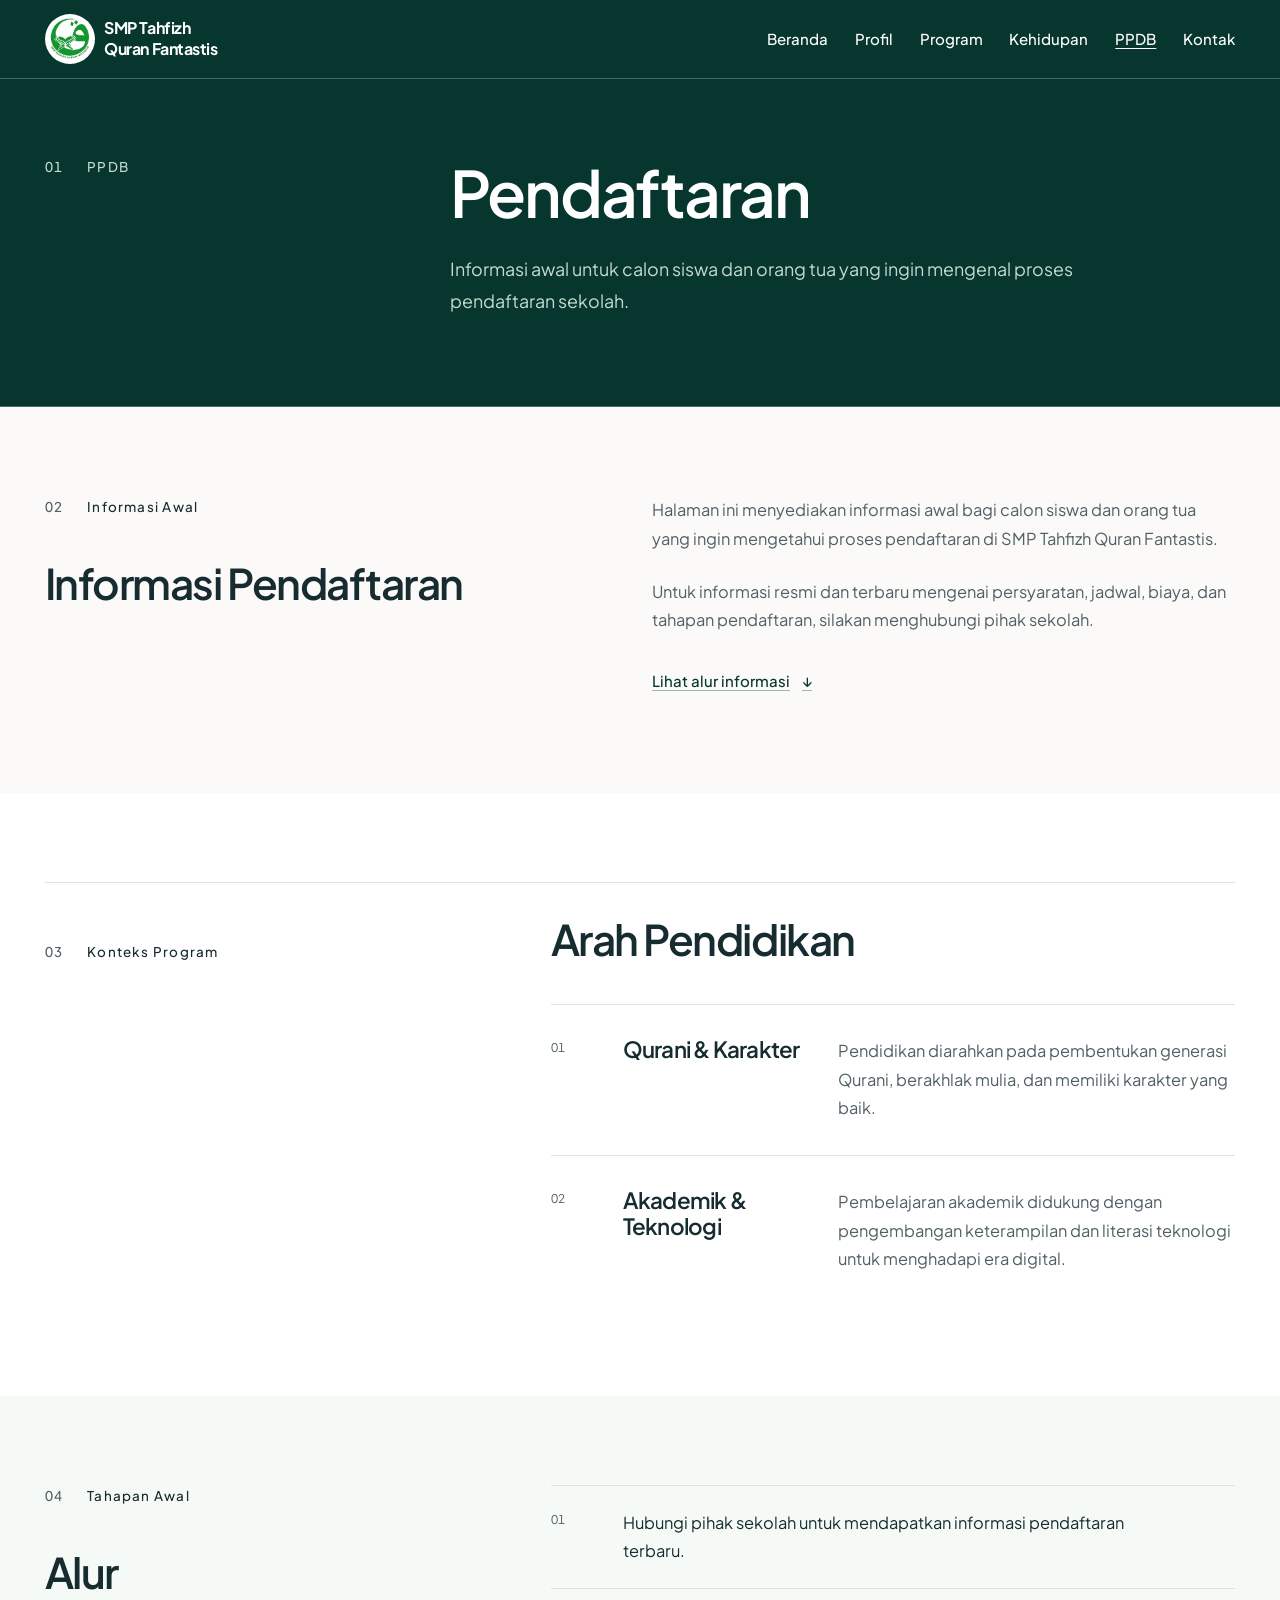
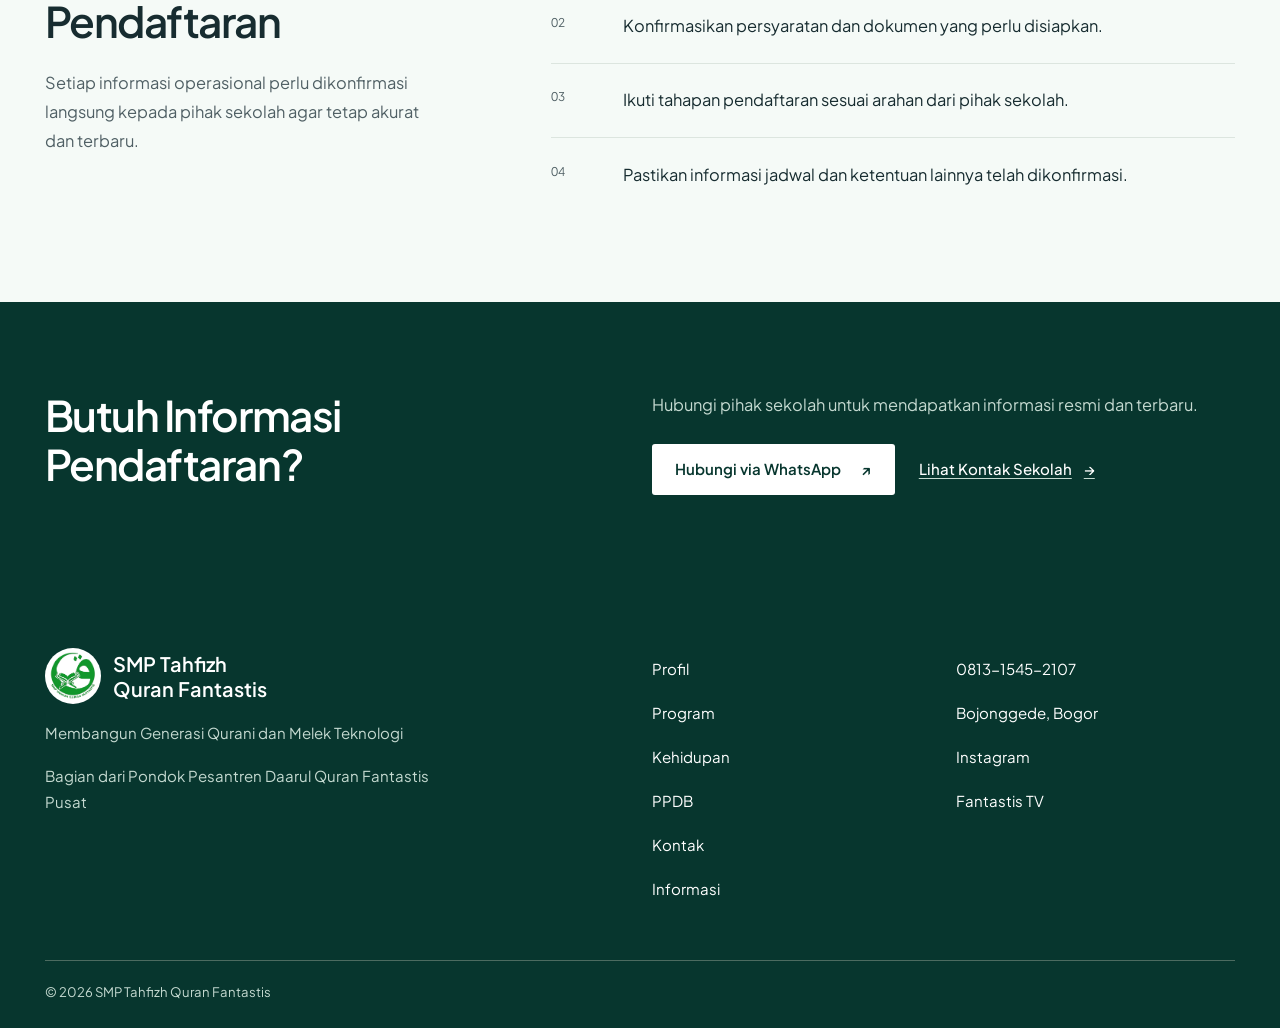
<file: admissions.html>
<!DOCTYPE html>
<html lang="id">
<head>
  <meta charset="UTF-8">
  <meta name="viewport" content="width=device-width, initial-scale=1.0">
  <meta name="description" content="Informasi awal penerimaan peserta didik baru SMP Tahfizh Quran Fantastis dan cara memperoleh informasi pendaftaran resmi dari sekolah.">
  <meta property="og:locale" content="id_ID">
  <meta property="og:type" content="website">
  <meta property="og:title" content="PPDB | SMP Tahfizh Quran Fantastis">
  <meta property="og:description" content="Informasi awal penerimaan peserta didik baru SMP Tahfizh Quran Fantastis dan cara memperoleh informasi pendaftaran resmi dari sekolah.">
  <meta name="twitter:card" content="summary">
  <meta name="twitter:title" content="PPDB | SMP Tahfizh Quran Fantastis">
  <meta name="twitter:description" content="Informasi awal penerimaan peserta didik baru SMP Tahfizh Quran Fantastis dan cara memperoleh informasi pendaftaran resmi dari sekolah.">
  <title>PPDB | SMP Tahfizh Quran Fantastis</title>
  <link rel="preconnect" href="https://fonts.googleapis.com">
  <link rel="preconnect" href="https://fonts.gstatic.com" crossorigin>
  <link href="https://fonts.googleapis.com/css2?family=Plus+Jakarta+Sans:wght@400;500;600;700&display=swap" rel="stylesheet">
  <link rel="stylesheet" href="css/style.css">
  <script src="js/script.js" defer></script>
</head>
<body class="internal internal--admissions">
  <a class="skip-link" href="#main-content">Lewati ke konten utama</a>
  <header class="header header--internal">
    <div class="container header__container">
      <a href="index.html" class="header__logo" aria-label="SMP Tahfizh Quran Fantastis — Beranda">
        <span class="brand-logo" aria-hidden="true"></span>
        <span class="header__logo-text">SMP Tahfizh<br>Quran Fantastis</span>
      </a>
      <button class="nav__toggle" type="button" aria-label="Buka navigasi" aria-controls="primary-navigation" aria-expanded="false"><span aria-hidden="true">☰</span></button>
      <nav class="nav" aria-label="Navigasi utama">
        <ul class="nav__list" id="primary-navigation">
          <li><a href="index.html" class="nav__link">Beranda</a></li>
          <li><a href="about.html" class="nav__link">Profil</a></li>
          <li><a href="index.html#program" class="nav__link">Program</a></li>
          <li><a href="index.html#kehidupan" class="nav__link">Kehidupan</a></li>
          <li><a href="admissions.html" class="nav__link" aria-current="page">PPDB</a></li>
          <li><a href="contact.html" class="nav__link">Kontak</a></li>
        </ul>
      </nav>
    </div>
  </header>

  <main id="main-content" tabindex="-1">
    <section class="page-hero" aria-labelledby="page-title">
      <div class="container editorial-grid page-hero__grid">
        <p class="section-label page-hero__label" data-reveal="editorial" data-hero="a"><span aria-hidden="true">01</span> PPDB</p>
        <div class="page-hero__content">
          <h1 id="page-title" data-reveal="editorial" data-hero="a">Pendaftaran</h1>
          <p class="page-hero__subtitle" data-reveal="editorial" data-step="1" data-hero="b">Informasi awal untuk calon siswa dan orang tua yang ingin mengenal proses pendaftaran sekolah.</p>
        </div>
      </div>
    </section>

    <section class="internal-section admissions-overview section--warm" aria-labelledby="overview-title">
      <div class="container editorial-grid admissions-overview__grid">
        <div data-reveal="editorial">
          <p class="section-label"><span aria-hidden="true">02</span> Informasi Awal</p>
          <h2 id="overview-title">Informasi Pendaftaran</h2>
        </div>
        <div class="admissions-overview__copy" data-reveal="editorial" data-step="1">
          <p>Halaman ini menyediakan informasi awal bagi calon siswa dan orang tua yang ingin mengetahui proses pendaftaran di SMP Tahfizh Quran Fantastis.</p>
          <p>Untuk informasi resmi dan terbaru mengenai persyaratan, jadwal, biaya, dan tahapan pendaftaran, silakan menghubungi pihak sekolah.</p>
          <a class="text-link text-link--dark" href="#alur">Lihat alur informasi <span aria-hidden="true">↓</span></a>
        </div>
      </div>
    </section>

    <section class="internal-section education-direction" aria-labelledby="direction-title">
      <div class="container" data-reveal="rule">
        <div class="internal-heading editorial-grid" data-reveal="editorial">
          <p class="section-label"><span aria-hidden="true">03</span> Konteks Program</p>
          <h2 id="direction-title">Arah Pendidikan</h2>
        </div>
        <div class="direction-rows">
          <article class="direction-row" data-reveal="row" data-step="0">
            <p class="direction-row__index" aria-hidden="true">01</p>
            <h3>Qurani &amp; Karakter</h3>
            <p>Pendidikan diarahkan pada pembentukan generasi Qurani, berakhlak mulia, dan memiliki karakter yang baik.</p>
          </article>
          <article class="direction-row" data-reveal="row" data-step="1">
            <p class="direction-row__index" aria-hidden="true">02</p>
            <h3>Akademik &amp; Teknologi</h3>
            <p>Pembelajaran akademik didukung dengan pengembangan keterampilan dan literasi teknologi untuk menghadapi era digital.</p>
          </article>
        </div>
      </div>
    </section>

    <section class="internal-section admissions-process section--subtle" id="alur" aria-labelledby="process-title">
      <div class="container editorial-grid admissions-process__grid">
        <div class="admissions-process__heading" data-reveal="editorial">
          <p class="section-label"><span aria-hidden="true">04</span> Tahapan Awal</p>
          <h2 id="process-title">Alur Pendaftaran</h2>
          <p>Setiap informasi operasional perlu dikonfirmasi langsung kepada pihak sekolah agar tetap akurat dan terbaru.</p>
        </div>
        <ol class="admissions-flow">
          <li data-reveal="row" data-step="0"><span>Hubungi pihak sekolah untuk mendapatkan informasi pendaftaran terbaru.</span></li>
          <li data-reveal="row" data-step="1"><span>Konfirmasikan persyaratan dan dokumen yang perlu disiapkan.</span></li>
          <li data-reveal="row" data-step="2"><span>Ikuti tahapan pendaftaran sesuai arahan dari pihak sekolah.</span></li>
          <li data-reveal="row" data-step="3"><span>Pastikan informasi jadwal dan ketentuan lainnya telah dikonfirmasi.</span></li>
        </ol>
      </div>
    </section>

    <section class="internal-cta internal-cta--admissions" aria-labelledby="admissions-cta-title">
      <div class="container editorial-grid internal-cta__grid">
        <h2 id="admissions-cta-title" data-reveal="editorial">Butuh Informasi Pendaftaran?</h2>
        <div class="internal-cta__content" data-reveal="editorial" data-step="1">
          <p>Hubungi pihak sekolah untuk mendapatkan informasi resmi dan terbaru.</p>
          <div class="actions">
            <a href="https://wa.me/6281315452107?text=Assalamu%27alaikum%2C%20saya%20ingin%20menanyakan%20informasi%20PPDB%20SMP%20Tahfizh%20Quran%20Fantastis." class="btn btn--light" target="_blank" rel="noopener noreferrer">Hubungi via WhatsApp <span aria-hidden="true">↗</span></a>
            <a class="text-link" href="contact.html">Lihat Kontak Sekolah <span aria-hidden="true">→</span></a>
          </div>
        </div>
      </div>
    </section>
  </main>

  <footer class="footer footer--home">
    <div class="container">
      <div class="editorial-grid footer__grid" data-reveal="quiet">
        <div class="footer__identity">
          <a class="footer__name" href="index.html"><span class="brand-logo" aria-hidden="true"></span><span>SMP Tahfizh<br>Quran Fantastis</span></a>
          <p>Membangun Generasi Qurani dan Melek Teknologi</p>
          <p>Bagian dari Pondok Pesantren Daarul Quran Fantastis Pusat</p>
        </div>
        <nav class="footer__nav" aria-label="Navigasi footer">
          <a href="about.html">Profil</a>
          <a href="index.html#program">Program</a>
          <a href="index.html#kehidupan">Kehidupan</a>
          <a href="admissions.html" aria-current="page">PPDB</a>
          <a href="contact.html">Kontak</a>
          <a href="about.html">Informasi</a>
        </nav>
        <address class="footer__contact">
          <a href="https://wa.me/6281315452107" target="_blank" rel="noopener noreferrer" aria-label="WhatsApp 0813-1545-2107">0813-1545-2107</a>
          <a href="contact.html#lokasi">Bojonggede, Bogor</a>
          <a href="https://www.instagram.com/daarulquranfantastis/" target="_blank" rel="noopener noreferrer">Instagram</a>
          <a href="https://www.youtube.com/@fantastistv2554" target="_blank" rel="noopener noreferrer">Fantastis TV</a>
        </address>
      </div>
      <p class="footer__copyright" data-reveal="rule">&copy; 2026 SMP Tahfizh Quran Fantastis</p>
    </div>
  </footer>
</body>
</html>
</file>
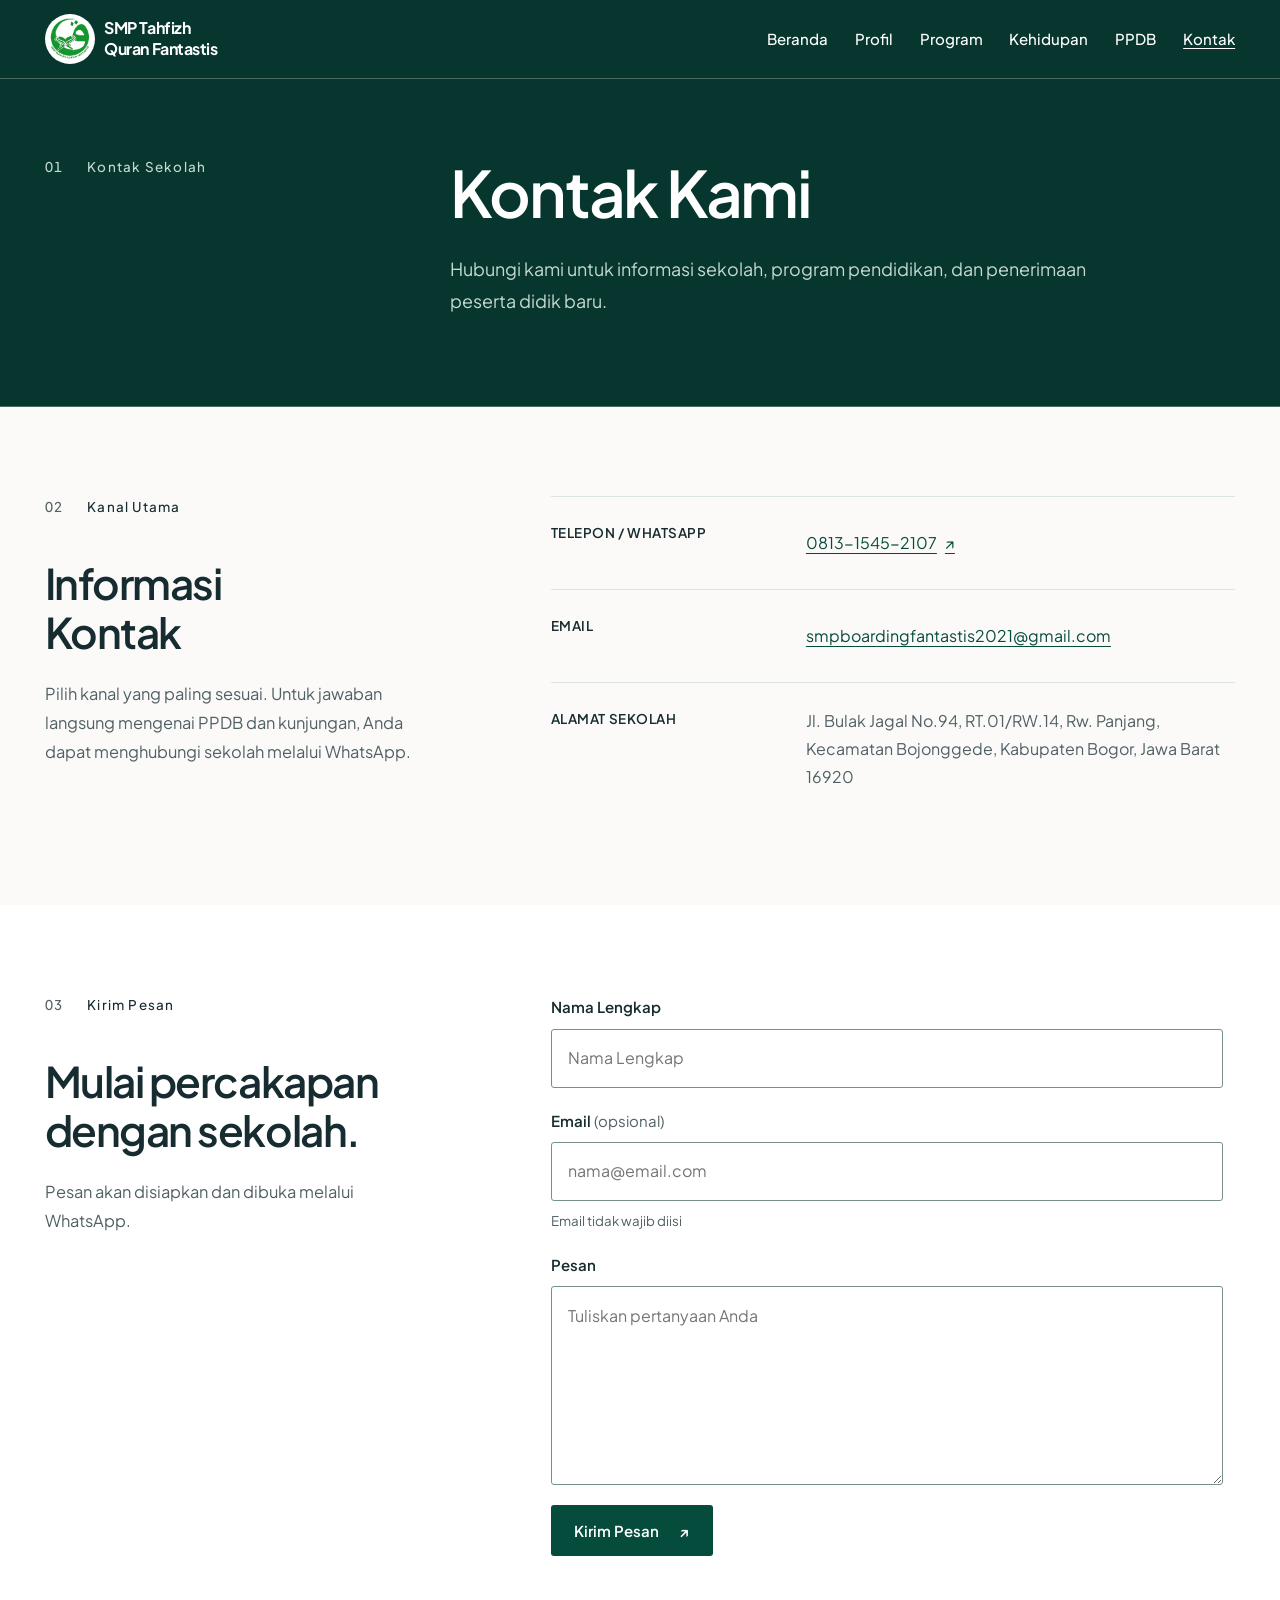
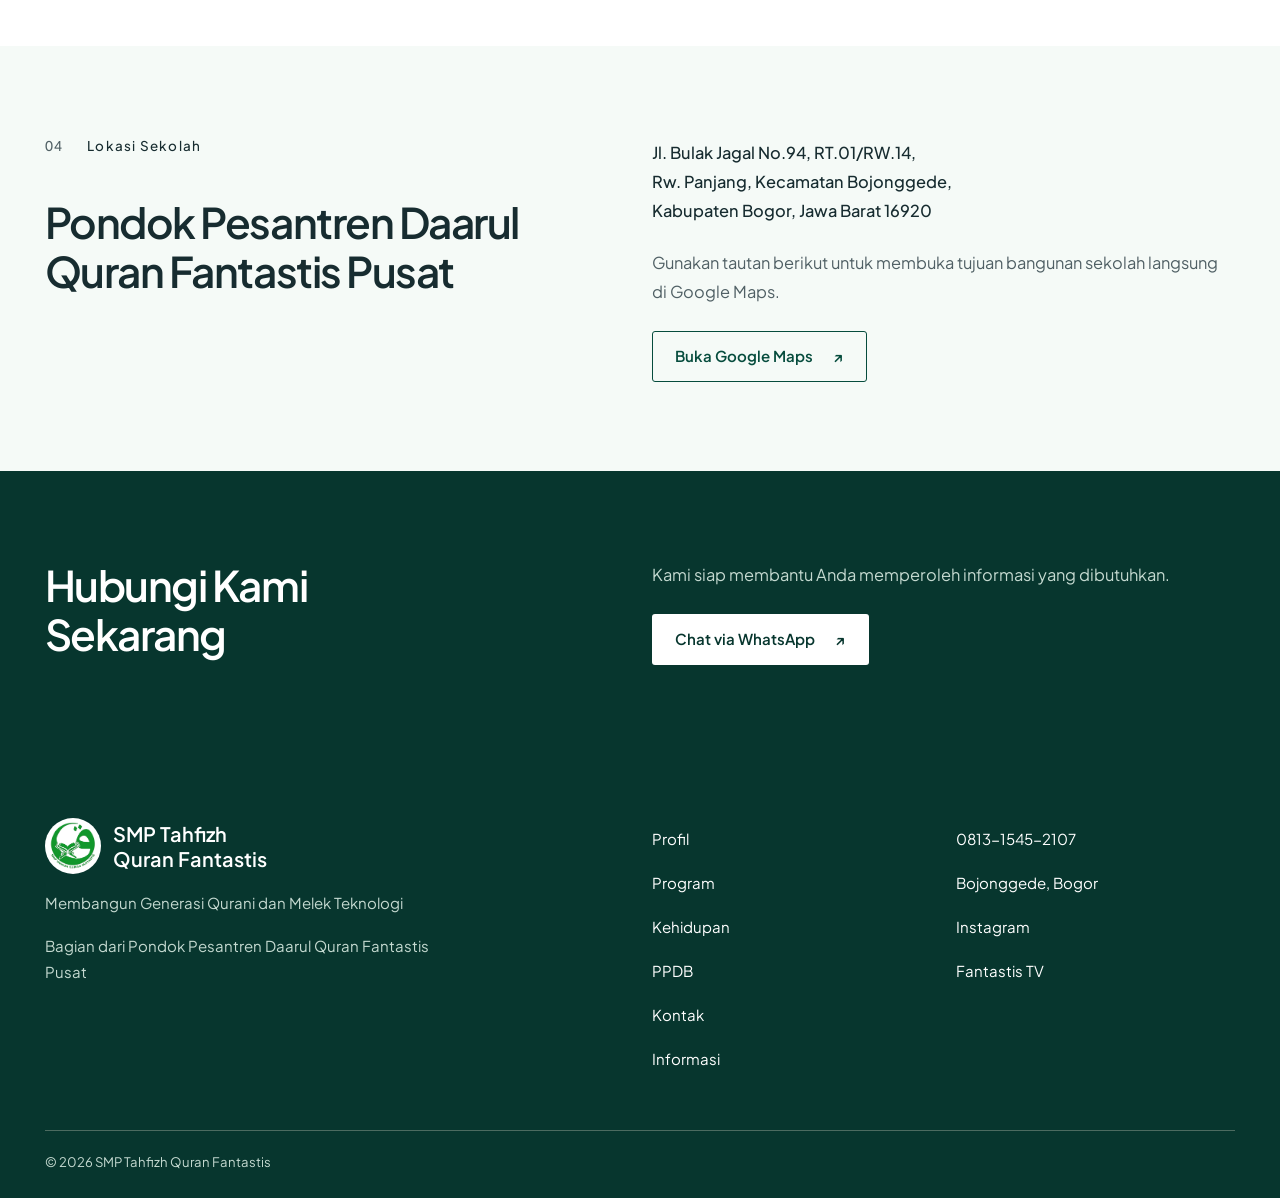
<file: contact.html>
<!DOCTYPE html>
<html lang="id">
<head>
  <meta charset="UTF-8">
  <meta name="viewport" content="width=device-width, initial-scale=1.0">
  <meta name="description" content="Hubungi SMP Tahfizh Quran Fantastis melalui WhatsApp, email, telepon, atau kunjungi lokasi sekolah di Bojonggede, Bogor.">
  <meta property="og:locale" content="id_ID">
  <meta property="og:type" content="website">
  <meta property="og:title" content="Kontak | SMP Tahfizh Quran Fantastis">
  <meta property="og:description" content="Hubungi SMP Tahfizh Quran Fantastis melalui WhatsApp, email, telepon, atau kunjungi lokasi sekolah di Bojonggede, Bogor.">
  <meta name="twitter:card" content="summary">
  <meta name="twitter:title" content="Kontak | SMP Tahfizh Quran Fantastis">
  <meta name="twitter:description" content="Hubungi SMP Tahfizh Quran Fantastis melalui WhatsApp, email, telepon, atau kunjungi lokasi sekolah di Bojonggede, Bogor.">
  <title>Kontak | SMP Tahfizh Quran Fantastis</title>
  <link rel="preconnect" href="https://fonts.googleapis.com">
  <link rel="preconnect" href="https://fonts.gstatic.com" crossorigin>
  <link href="https://fonts.googleapis.com/css2?family=Plus+Jakarta+Sans:wght@400;500;600;700&display=swap" rel="stylesheet">
  <link rel="stylesheet" href="css/style.css">
  <script src="js/script.js" defer></script>
</head>
<body class="internal internal--contact">
  <a class="skip-link" href="#main-content">Lewati ke konten utama</a>
  <header class="header header--internal">
    <div class="container header__container">
      <a href="index.html" class="header__logo" aria-label="SMP Tahfizh Quran Fantastis — Beranda">
        <span class="brand-logo" aria-hidden="true"></span>
        <span class="header__logo-text">SMP Tahfizh<br>Quran Fantastis</span>
      </a>
      <button class="nav__toggle" type="button" aria-label="Buka navigasi" aria-controls="primary-navigation" aria-expanded="false"><span aria-hidden="true">☰</span></button>
      <nav class="nav" aria-label="Navigasi utama">
        <ul class="nav__list" id="primary-navigation">
          <li><a href="index.html" class="nav__link">Beranda</a></li>
          <li><a href="about.html" class="nav__link">Profil</a></li>
          <li><a href="index.html#program" class="nav__link">Program</a></li>
          <li><a href="index.html#kehidupan" class="nav__link">Kehidupan</a></li>
          <li><a href="admissions.html" class="nav__link">PPDB</a></li>
          <li><a href="contact.html" class="nav__link" aria-current="page">Kontak</a></li>
        </ul>
      </nav>
    </div>
  </header>

  <main id="main-content" tabindex="-1">
    <section class="page-hero" aria-labelledby="page-title">
      <div class="container editorial-grid page-hero__grid">
        <p class="section-label page-hero__label" data-reveal="editorial" data-hero="a"><span aria-hidden="true">01</span> Kontak Sekolah</p>
        <div class="page-hero__content">
          <h1 id="page-title" data-reveal="editorial" data-hero="a">Kontak Kami</h1>
          <p class="page-hero__subtitle" data-reveal="editorial" data-step="1" data-hero="b">Hubungi kami untuk informasi sekolah, program pendidikan, dan penerimaan peserta didik baru.</p>
        </div>
      </div>
    </section>

    <section class="internal-section contact-directory section--warm" aria-labelledby="contact-title">
      <div class="container editorial-grid contact-directory__grid">
        <div class="contact-directory__intro" data-reveal="editorial">
          <p class="section-label"><span aria-hidden="true">02</span> Kanal Utama</p>
          <h2 id="contact-title">Informasi Kontak</h2>
          <p>Pilih kanal yang paling sesuai. Untuk jawaban langsung mengenai PPDB dan kunjungan, Anda dapat menghubungi sekolah melalui WhatsApp.</p>
        </div>
        <dl class="contact-rows" data-reveal="rule">
          <div class="contact-row" data-reveal="row" data-step="0">
            <dt>Telepon / WhatsApp</dt>
            <dd><a href="https://wa.me/6281315452107" target="_blank" rel="noopener noreferrer">0813-1545-2107 <span aria-hidden="true">↗</span></a></dd>
          </div>
          <div class="contact-row" data-reveal="row" data-step="1">
            <dt>Email</dt>
            <dd><a href="mailto:smpboardingfantastis2021@gmail.com">smpboardingfantastis2021@gmail.com</a></dd>
          </div>
          <div class="contact-row" data-reveal="row" data-step="2">
            <dt>Alamat sekolah</dt>
            <dd>Jl. Bulak Jagal No.94, RT.01/RW.14, Rw. Panjang, Kecamatan Bojonggede, Kabupaten Bogor, Jawa Barat 16920</dd>
          </div>
        </dl>
      </div>
    </section>

    <section class="internal-section contact-form" aria-labelledby="form-title">
      <div class="container editorial-grid contact-form__grid">
        <div class="contact-form__heading" data-reveal="editorial">
          <p class="section-label"><span aria-hidden="true">03</span> Kirim Pesan</p>
          <h2 id="form-title">Mulai percakapan dengan sekolah.</h2>
          <p class="contact-form__intro">Pesan akan disiapkan dan dibuka melalui WhatsApp.</p>
        </div>
        <div data-reveal="editorial" data-step="1">
          <noscript><p><a href="https://wa.me/6281315452107" class="btn btn--primary" target="_blank" rel="noopener noreferrer">Chat via WhatsApp <span aria-hidden="true">↗</span></a></p></noscript>
          <form class="form" id="contactForm" hidden>
            <div class="form__field">
              <label for="name">Nama Lengkap</label>
              <input type="text" id="name" name="name" autocomplete="name" required aria-describedby="nameError" placeholder="Nama Lengkap">
              <small class="error-message" id="nameError"></small>
            </div>
            <div class="form__field">
              <label for="email">Email <span>(opsional)</span></label>
              <input type="email" id="email" name="email" autocomplete="email" aria-describedby="emailHelp emailError" placeholder="nama@email.com">
              <small class="field-help" id="emailHelp">Email tidak wajib diisi</small>
              <small class="error-message" id="emailError"></small>
            </div>
            <div class="form__field">
              <label for="message">Pesan</label>
              <textarea id="message" name="message" rows="6" required aria-describedby="messageError" placeholder="Tuliskan pertanyaan Anda"></textarea>
              <small class="error-message" id="messageError"></small>
            </div>
            <button type="submit" class="btn btn--primary">Kirim Pesan <span aria-hidden="true">↗</span></button>
            <p id="formStatus" class="form-status" role="status" aria-live="polite"></p>
          </form>
        </div>
      </div>
    </section>

    <section class="internal-section location section--subtle" id="lokasi" aria-labelledby="location-title">
      <div class="container editorial-grid location__grid">
        <div data-reveal="editorial">
          <p class="section-label"><span aria-hidden="true">04</span> Lokasi Sekolah</p>
          <h2 id="location-title">Pondok Pesantren Daarul Quran Fantastis Pusat</h2>
        </div>
        <div class="location__details" data-reveal="editorial" data-step="1">
          <p class="location__address">Jl. Bulak Jagal No.94, RT.01/RW.14,<br>Rw. Panjang, Kecamatan Bojonggede,<br>Kabupaten Bogor, Jawa Barat 16920</p>
          <p>Gunakan tautan berikut untuk membuka tujuan bangunan sekolah langsung di Google Maps.</p>
          <a class="btn btn--secondary" href="https://maps.app.goo.gl/YsTcqxBpNeu3tXBFA?g_st=ac" target="_blank" rel="noopener noreferrer">Buka Google Maps <span aria-hidden="true">↗</span></a>
        </div>
      </div>
    </section>

    <section class="internal-cta" aria-labelledby="contact-cta-title">
      <div class="container editorial-grid internal-cta__grid">
        <h2 id="contact-cta-title" data-reveal="editorial">Hubungi Kami Sekarang</h2>
        <div class="internal-cta__content" data-reveal="editorial" data-step="1">
          <p>Kami siap membantu Anda memperoleh informasi yang dibutuhkan.</p>
          <a id="contact-whatsapp" href="https://wa.me/6281315452107" class="btn btn--light" target="_blank" rel="noopener noreferrer">Chat via WhatsApp <span aria-hidden="true">↗</span></a>
        </div>
      </div>
    </section>
  </main>

  <footer class="footer footer--home">
    <div class="container">
      <div class="editorial-grid footer__grid" data-reveal="quiet">
        <div class="footer__identity">
          <a class="footer__name" href="index.html"><span class="brand-logo" aria-hidden="true"></span><span>SMP Tahfizh<br>Quran Fantastis</span></a>
          <p>Membangun Generasi Qurani dan Melek Teknologi</p>
          <p>Bagian dari Pondok Pesantren Daarul Quran Fantastis Pusat</p>
        </div>
        <nav class="footer__nav" aria-label="Navigasi footer">
          <a href="about.html">Profil</a>
          <a href="index.html#program">Program</a>
          <a href="index.html#kehidupan">Kehidupan</a>
          <a href="admissions.html">PPDB</a>
          <a href="contact.html" aria-current="page">Kontak</a>
          <a href="about.html">Informasi</a>
        </nav>
        <address class="footer__contact">
          <a href="https://wa.me/6281315452107" target="_blank" rel="noopener noreferrer" aria-label="WhatsApp 0813-1545-2107">0813-1545-2107</a>
          <a href="#lokasi">Bojonggede, Bogor</a>
          <a href="https://www.instagram.com/daarulquranfantastis/" target="_blank" rel="noopener noreferrer">Instagram</a>
          <a href="https://www.youtube.com/@fantastistv2554" target="_blank" rel="noopener noreferrer">Fantastis TV</a>
        </address>
      </div>
      <p class="footer__copyright" data-reveal="rule">&copy; 2026 SMP Tahfizh Quran Fantastis</p>
    </div>
  </footer>
</body>
</html>
</file>
<file: css/style.css>
/* Prototype 03: shared foundation, existing subpages, then semantic homepage sections. */
:root {
  --primary: #145a46;
  --primary-dark: #103e32;
  --primary-soft: #e5ece4;
  --text-main: #23332c;
  --text-muted: #53645b;
  --text-light: #f7f5ee;
  --text-on-dark: #bdcdc4;
  --bg-white: #fffef9;
  --bg-warm: #f5f3ed;
  --bg-subtle: #e9ede5;
  --bg-dark: #092923;
  --bg-deepest: #061c18;
  --precision: #8ad7d3;
  --border-color: #c3cdc1;
  --border-on-dark: #486459;
  --error: #a22222;
  --focus: #145a46;

  --font-body: 'Plus Jakarta Sans', sans-serif;
  --text-sm: 0.875rem;
  --text-base: 1rem;
  --text-h1: clamp(2.5rem, 4.72vw, 4.25rem);
  --text-h2: clamp(2rem, 3.3vw, 3rem);
  --text-h3: clamp(1.25rem, 1.75vw, 1.55rem);
  --space-xs: 0.5rem;
  --space-sm: 1rem;
  --space-md: 1.5rem;
  --space-lg: 2rem;
  --space-xl: 4rem;
  --section-padding: clamp(4rem, 7vw, 7rem) 0;
  --gutter: clamp(1.5rem, 3.5vw, 3rem);
  --grid-gap: 1.5rem;
  --container-max: 80rem;
  --radius-sm: 3px;
  --radius-md: 8px;
  --motion-instant: 120ms;
  --motion-fast: 180ms;
  --motion-standard: 280ms;
  --motion-editorial: 420ms;
  --motion-cinematic: 620ms;
  --motion-signature: 760ms;
  --motion-ease: cubic-bezier(0.2, 0, 0, 1);
  --motion-ease-editorial: cubic-bezier(0.16, 1, 0.3, 1);
  --motion-ease-exit: cubic-bezier(0.4, 0, 1, 1);
  --motion-travel: 20px;
  --motion-stagger: 60ms;
  --motion-arrow: 4px;
  --motion-media-scale: 1.025;
  --motion-hover-scale: 1.02;
  --motion-modal-scale: 0.985;
  --motion-menu-stagger: 20ms;
  --transition: var(--motion-fast) var(--motion-ease);
}
* { margin: 0; padding: 0; box-sizing: border-box; }
[hidden] { display: none !important; }
html { font-size: 16px; scroll-behavior: smooth; scroll-padding-top: 6rem; }
body { font-family: var(--font-body); line-height: 1.75; color: var(--text-main); background: var(--bg-white); -webkit-font-smoothing: antialiased; }
h1, h2, h3, h4 { font-weight: 600; line-height: 1.15; letter-spacing: -0.035em; margin-bottom: var(--space-md); }
h1 { font-size: var(--text-h1); }
h2 { font-size: var(--text-h2); }
h3 { font-size: var(--text-h3); }
p { color: var(--text-muted); margin-bottom: var(--space-md); }
a { color: var(--primary); text-underline-offset: 0.22em; }
a:hover { text-decoration-thickness: 2px; }
img { display: block; max-width: 100%; height: auto; }
button, input, textarea { font: inherit; }
button, a { -webkit-tap-highlight-color: transparent; }
button { cursor: pointer; }
:focus-visible { outline: 3px solid var(--focus); outline-offset: 5px; }
[tabindex="-1"]:focus:not(:focus-visible) { outline: none; }
[id] { scroll-margin-top: 1rem; }
.container { width: calc(100% - var(--gutter) * 2); max-width: var(--container-max); margin-inline: auto; }
section { padding: var(--section-padding); }
.section--warm { background: var(--bg-warm); }
.section--subtle { background: var(--bg-subtle); }
.editorial-grid { display: grid; grid-template-columns: repeat(12, minmax(0, 1fr)); gap: var(--grid-gap); }
.editorial-grid > * { min-width: 0; }
.sr-only { position: absolute; width: 1px; height: 1px; padding: 0; margin: -1px; overflow: hidden; clip-path: inset(50%); white-space: nowrap; border: 0; }
.skip-link { position: fixed; left: var(--gutter); top: 0.75rem; z-index: 2000; padding: 0.75rem 1rem; color: var(--bg-deepest); background: var(--bg-white); transform: translateY(-200%); }
.skip-link:focus { transform: none; outline: 3px solid var(--primary); }
.btn { display: inline-flex; align-items: center; justify-content: center; gap: 1.25rem; min-height: 48px; max-width: 100%; padding: 0.85rem 1.4rem; border: 1px solid transparent; border-radius: var(--radius-sm); font-size: var(--text-sm); font-weight: 600; line-height: 1.45; text-decoration: none; transition: background-color var(--transition), color var(--transition), border-color var(--transition); cursor: pointer; text-align: center; }
.btn--primary { background: var(--primary); color: var(--text-light); }
.btn--secondary { background: transparent; color: var(--primary); border-color: currentColor; }
.btn--light { color: var(--bg-dark); background: var(--text-light); }
.actions { display: flex; align-items: center; flex-wrap: wrap; gap: 0.75rem 1.5rem; }
.text-link { display: inline-flex; align-items: center; gap: 0.75rem; min-height: 44px; padding-block: 0.5rem; font-size: var(--text-sm); font-weight: 500; text-decoration: underline; text-decoration-color: var(--border-on-dark); }
@media (hover: hover) and (pointer: fine) {
  .btn--primary:hover { background: var(--primary-dark); }
  .btn--secondary:hover { background: var(--primary-soft); }
  .btn--light:hover { background: #dce6db; }
}

/* The mobile menu is an ordinary disclosure. Without JS every link stays visible. */
.header { position: sticky; top: 0; z-index: 100; background: var(--bg-white); border-bottom: 1px solid var(--border-color); }
.header__container { min-height: 78px; display: flex; align-items: center; justify-content: space-between; gap: 1.5rem; }
.header__logo { display: inline-flex; align-items: center; gap: 0.6rem; flex-shrink: 0; text-decoration: none; }
.brand-logo { display: block; flex: none; width: 50px; height: 50px; border-radius: 50%; background: #fff url('../assets/images/brand/smptqf-logo.png') center / calc(100% - 8px) calc(100% - 8px) no-repeat; }
.header__logo-text { display: block; font-size: 1rem; font-weight: 700; line-height: 1.3; letter-spacing: -0.03em; color: var(--primary-dark); }
.nav__list { display: flex; align-items: center; gap: clamp(0.75rem, 2.1vw, 2rem); list-style: none; }
.nav__link { display: inline-flex; align-items: center; min-height: 44px; font-size: var(--text-sm); font-weight: 500; color: var(--text-main); text-decoration: none; }
.nav__link:hover, .nav__link[aria-current] { text-decoration: underline; text-decoration-thickness: 1px; }
.nav__toggle { display: none; align-items: center; justify-content: center; width: 44px; height: 44px; flex-shrink: 0; border: 1px solid var(--border-color); border-radius: var(--radius-sm); background: transparent; color: inherit; font-size: 1.4rem; }
.header--home { background: var(--bg-dark); border-color: var(--border-on-dark); color: var(--text-light); --focus: var(--text-light); }
.header--home .header__logo-text, .header--home .nav__link { color: var(--text-light); }
.header--home .nav__toggle { border-color: var(--border-on-dark); }

/* Internal pages: the homepage system at a quieter, institutional cadence. */
.header--internal { background: var(--bg-dark); border-color: var(--border-on-dark); color: var(--text-light); --focus: var(--text-light); }
.header--internal .header__logo-text, .header--internal .nav__link { color: var(--text-light); }
.header--internal .nav__toggle { border-color: var(--border-on-dark); }
.internal .nav__link { position: relative; }
.internal .nav__link[aria-current] { text-decoration-thickness: 1px; }
.internal {
  --primary: #064c3d;
  --primary-dark: #07362e;
  --primary-soft: #e3f3ed;
  --text-main: #172c30;
  --text-muted: #506065;
  --text-light: #fff;
  --text-on-dark: #c4d9d0;
  --bg-white: #fff;
  --bg-warm: #fbfaf8;
  --bg-subtle: #f5faf7;
  --bg-dark: #07362e;
  --bg-deepest: #07362e;
  --border-color: #dce5df;
  --border-on-dark: #4c6b60;
  --field-border: #789186;
  --focus: #064c3d;
  --internal-copy: 1.025rem;
  --internal-action: 0.94rem;
  --internal-label: 0.84rem;
}
.internal .internal-section .text-link { text-decoration-color: #9ab8ad; }
.internal .internal-cta .text-link, .internal .error-state .text-link { text-decoration-color: #c4d9d0; }
.internal .nav__link, .internal .btn, .internal .text-link { font-size: var(--internal-action); }
.internal .section-label { font-size: var(--internal-label); }
.internal .internal-section p:not(.section-label):not(.vision-editorial__index):not(.direction-row__index),
.internal .internal-section li, .internal .internal-cta__content p,
.internal .error-state__content > p { font-size: var(--internal-copy); }
.internal .contact-row dt { font-size: var(--internal-label); }
.internal .form label { font-size: var(--internal-action); }
.internal .form input, .internal .form textarea { font-size: 1rem; }
.internal-section { padding: clamp(4.5rem, 7vw, 6.5rem) 0; }
.page-hero { background: var(--bg-dark); color: var(--text-light); border-bottom: 1px solid var(--border-on-dark); padding: clamp(3.75rem, 6vw, 5.75rem) 0 clamp(4.5rem, 7vw, 6.75rem); --focus: var(--text-light); }
.page-hero__grid { align-items: start; }
.page-hero .page-hero__label { grid-column: 1 / 4; color: var(--text-on-dark); margin: 0; }
.page-hero .page-hero__label > span { color: var(--text-on-dark); }
.page-hero__content { grid-column: 5 / 12; }
.page-hero h1 { max-width: 12ch; font-size: clamp(2.75rem, 5vw, 4.5rem); margin-bottom: 1.5rem; }
.page-hero__subtitle { max-width: 42rem; color: var(--text-on-dark); font-size: clamp(1rem, 1.4vw, 1.15rem); margin: 0; }
.internal-heading { align-items: end; border-top: 1px solid var(--border-color); padding-top: 2rem; margin-bottom: 2.5rem; }
.internal-heading .section-label { grid-column: 1 / 5; margin: 0; }
.internal-heading h2 { grid-column: 6 / -1; margin: 0; }
.about-profile__grid { align-items: center; }
.about-profile__content { grid-column: 1 / 6; }
.about-profile__content h2 { max-width: 12ch; }
.about-profile__figure { grid-column: 7 / -1; }
.about-profile__figure img { width: 100%; aspect-ratio: 4 / 3; object-fit: cover; }
.vision-editorial__rows, .direction-rows { margin-left: calc((100% + var(--grid-gap)) / 12 * 5); }
.vision-editorial__row, .direction-row { display: grid; grid-template-columns: 3rem minmax(8rem, 0.65fr) minmax(0, 1.35fr); gap: 1.5rem; align-items: start; padding: 2rem 0; border-top: 1px solid var(--border-color); }
.vision-editorial__index, .direction-row__index { color: var(--text-muted); font-size: 0.75rem; font-variant-numeric: tabular-nums; margin: 0; }
.vision-editorial__row h3, .direction-row h3 { margin: 0; }
.vision-editorial__row > p:last-child, .direction-row > p:last-child { margin: 0; }
.vision-editorial__row ul { padding-inline-start: 1.15rem; }
.vision-editorial__row li + li { margin-top: 0.65rem; }
.institutional-note__grid > .section-label { grid-column: 1 / 5; margin: 0; }
.institutional-note__grid > div { grid-column: 6 / -1; }
.institutional-note h2 { max-width: 16ch; }
blockquote { max-width: 46rem; font-size: clamp(1.15rem, 2vw, 1.45rem); line-height: 1.65; padding-inline-start: 2rem; border-inline-start: 1px solid var(--primary); }
.internal-cta { background: var(--primary-dark); color: var(--text-light); --focus: var(--text-light); }
.internal-cta__grid > h2 { grid-column: 1 / 6; max-width: 14ch; margin: 0; }
.internal-cta__content { grid-column: 7 / -1; }
.internal-cta__content p { max-width: 36rem; color: var(--text-on-dark); }
.internal-cta .text-link { color: var(--text-light); }
.contact-directory__intro { grid-column: 1 / 5; }
.contact-directory__intro h2 { max-width: 10ch; }
.contact-rows { grid-column: 6 / -1; margin: 0; }
.contact-row { display: grid; grid-template-columns: minmax(9rem, 0.7fr) minmax(0, 1.3fr); gap: 1.5rem; padding: 1.5rem 0; border-top: 1px solid var(--border-color); }
.contact-row dt { font-size: 0.75rem; font-weight: 600; letter-spacing: 0.04em; text-transform: uppercase; }
.contact-row dd { min-width: 0; color: var(--text-muted); overflow-wrap: anywhere; }
.contact-row a { display: inline-flex; align-items: center; gap: 0.5rem; min-height: 44px; }
.contact-form__heading { grid-column: 1 / 5; }
.contact-form__heading h2 { max-width: 12ch; }
.contact-form__grid > div:last-child { grid-column: 6 / -1; }
.contact-form__intro { max-width: 24rem; }
.form { display: grid; gap: 1.25rem; max-width: 42rem; }
.form__field { display: grid; gap: 0.5rem; }
.form label { font-size: var(--text-sm); font-weight: 600; }
.form label span { color: var(--text-muted); font-weight: 400; }
.form input, .form textarea { display: block; width: 100%; min-height: 48px; padding: 0.9rem 1rem; color: var(--text-main); background: var(--bg-white); border: 1px solid var(--field-border, #738579); border-radius: var(--radius-sm); }
.form textarea { resize: vertical; }
.form input:hover, .form textarea:hover { border-color: var(--primary); }
.form input:focus-visible, .form textarea:focus-visible { outline-offset: 2px; }
.form input.error, .form textarea.error { border: 2px solid var(--error); }
.form input.success, .form textarea.success { border-color: var(--primary); }
.form .btn { justify-self: start; }
.field-help { color: var(--text-muted); }
.error-message { min-height: 1.4em; color: var(--error); font-size: var(--text-sm); }
.error-message:empty { display: none; }
.form-status { margin: 0.5rem 0 0; }
.form-status:empty { display: none; }
.location__grid > div:first-child { grid-column: 1 / 6; }
.location__details { grid-column: 7 / -1; padding-top: 0.25rem; }
.location__address { color: var(--text-main); font-weight: 500; }
.admissions-overview__grid > div:first-child { grid-column: 1 / 6; }
.admissions-overview__copy { grid-column: 7 / -1; max-width: 40rem; }
.text-link--dark { color: var(--primary-dark); text-decoration-color: var(--border-color); }
.admissions-process__heading { grid-column: 1 / 5; }
.admissions-process__heading h2 { max-width: 10ch; }
.admissions-flow { grid-column: 6 / -1; list-style: none; counter-reset: admissions; }
.admissions-flow li { counter-increment: admissions; display: grid; grid-template-columns: 3.5rem 1fr; gap: 1rem; padding: 1.4rem 0; border-top: 1px solid var(--border-color); }
.admissions-flow li::after { content: counter(admissions, decimal-leading-zero); grid-column: 1; grid-row: 1; color: var(--text-muted); font-size: 0.75rem; font-variant-numeric: tabular-nums; }
.admissions-flow li span { grid-column: 2; grid-row: 1; max-width: 35rem; }
.error-page { background: var(--bg-deepest); }
.error-state { min-height: clamp(34rem, calc(100vh - 78px), 48rem); display: flex; align-items: center; background: var(--bg-deepest); color: var(--text-light); --focus: var(--text-light); }
.error-state__grid { align-items: center; }
.error-state__code { grid-column: 1 / 6; color: var(--border-on-dark); font-size: clamp(8rem, 18vw, 15rem); font-weight: 500; line-height: 0.75; letter-spacing: -0.09em; margin: 0; }
.error-state__content { grid-column: 7 / -1; }
.error-state__content .section-label, .error-state__content .section-label > span { color: var(--text-on-dark); }
.error-state__content h1 { max-width: 12ch; font-size: clamp(2.25rem, 4vw, 3.75rem); }
.error-state__content > p { max-width: 38rem; color: var(--text-on-dark); }
.error-state .text-link { color: var(--text-light); }
.footer { padding: 2.5rem 0; background: var(--bg-deepest); color: var(--text-light); text-align: center; --focus: var(--text-light); }
.footer p { color: var(--text-on-dark); font-size: 0.94rem; margin-bottom: 0; }
.footer p.footer__copyright { color: var(--text-on-dark); font-size: 0.82rem; }
.footer a { color: var(--text-light); }

/* Homepage: editorial surfaces and alignment, without generic card shells. */
.eyebrow, .section-label, .section-index { font-size: 0.75rem; font-weight: 500; letter-spacing: 0.09em; line-height: 1.7; }
.section-label { display: flex; align-items: baseline; gap: 1.5rem; margin-bottom: 2.5rem; color: var(--text-main); }
.section-label > span, .section-index { color: var(--text-muted); font-variant-numeric: tabular-nums; }
.section-index { display: block; margin-bottom: 1.25rem; }
.hero { background: var(--bg-dark); color: var(--text-light); padding: clamp(3rem, 5.5vw, 5.5rem) 0 clamp(4rem, 6vw, 6rem); --focus: var(--text-light); }
.hero__content { grid-column: 1 / 6; }
.hero__eyebrow { max-width: 33rem; color: var(--text-on-dark); margin-bottom: 1.75rem; }
.hero h1 { line-height: 1.08; letter-spacing: -0.05em; margin-bottom: 2rem; }
.hero__tagline { font-size: clamp(1.05rem, 1.4vw, 1.2rem); font-weight: 500; line-height: 1.55; color: var(--text-light); max-width: 26rem; margin-bottom: 1.25rem; }
.hero__support { color: var(--text-on-dark); font-size: 0.9375rem; margin-bottom: 2rem; max-width: 34rem; }
.hero .text-link, .ppdb .text-link { color: var(--text-light); }
.hero__media { grid-column: 7 / -1; width: 100%; align-self: center; }
.hero__image { width: 100%; aspect-ratio: 5 / 4; object-fit: cover; }
.profile__content { grid-column: 1 / 6; }
.profile__content h2 { max-width: 12ch; margin-bottom: 2rem; }
.profile__visual { grid-column: 7 / -1; padding-top: 0.5rem; }
.profile__visual img { width: 100%; aspect-ratio: 4 / 3; object-fit: cover; }
.editorial-facts { list-style: none; display: grid; grid-template-columns: repeat(2, minmax(0, 1fr)); gap: 0 1.5rem; margin-top: 1.5rem; }
.editorial-facts li { padding-block: 0.8rem; border-top: 1px solid var(--border-color); font-size: var(--text-sm); line-height: 1.6; }
.pillars { padding-top: 0; }
.pillars > .container { border-top: 1px solid var(--border-color); padding-top: clamp(3rem, 5vw, 5rem); }
.section-intro { align-items: start; margin-bottom: 3rem; }
.section-intro > :first-child { grid-column: 1 / 6; }
.section-intro > p { grid-column: 7 / -1; max-width: 38rem; margin: 0; }
.pillars__grid { display: grid; grid-template-columns: repeat(3, minmax(0, 1fr)); gap: 2rem; }
.pillar img { width: 100%; aspect-ratio: 4 / 3; object-fit: cover; }
.pillar__number { font-size: 0.75rem; font-variant-numeric: tabular-nums; padding-top: 1.25rem; margin-bottom: 0.75rem; }
.pillar h3 { margin-bottom: 1rem; }
.pillar > p:last-child { margin-bottom: 0; font-size: 0.9375rem; }
.technology { background: var(--bg-dark); color: var(--text-light); --focus: var(--text-light); }
.technology .section-label, .technology .section-label > span { color: var(--precision); }
.technology h2 { font-size: clamp(2.2rem, 4.7vw, 4.25rem); margin-bottom: 3rem; }
.technology__cross { color: var(--precision); }
.technology__grid { align-items: center; }
.technology__grid > .media-frame { grid-column: 1 / 8; }
.technology__grid img { width: 100%; aspect-ratio: 16 / 9; object-fit: cover; }
.technology__content { grid-column: 9 / -1; }
.technology__content p { color: var(--text-on-dark); font-size: 0.9375rem; }
.technology__points { list-style: none; border-top: 1px solid var(--precision); padding-top: 0.5rem; }
.technology__points li { font-size: var(--text-sm); padding: 0.75rem 0; border-bottom: 1px solid var(--border-on-dark); line-height: 1.6; }
.evidence { padding: 3rem 0; min-height: 460px; display: flex; align-items: center; }
.evidence .section-label { margin-bottom: 2rem; }
.evidence__grid { align-items: end; }
.evidence__metric { grid-column: 1 / 6; text-align: left; }
.evidence__value { font-size: clamp(5.5rem, 9vw, 8.5rem); line-height: 1; letter-spacing: -0.07em; color: var(--primary-dark); font-weight: 500; margin-bottom: 1.25rem; }
.evidence__value span { font-size: 0.6em; vertical-align: 15%; }
.evidence__label { max-width: 25rem; color: var(--text-main); font-size: 1.125rem; margin: 0; }
.evidence__copy { grid-column: 7 / 12; margin-bottom: 0; }
.life__mosaic { align-items: start; row-gap: 3rem; }
.life__mosaic img { width: 100%; object-fit: cover; }
.life__group { grid-column: 1 / 8; }
.life__group img { aspect-ratio: 16 / 9; }
.life__outdoors { grid-column: 9 / -1; margin-top: 5rem; }
.life__outdoors img { aspect-ratio: 1; }
.life__learning { grid-column: 2 / 7; }
.life__learning img { aspect-ratio: 4 / 3; }
.life__archive { grid-column: 8 / -1; align-self: end; }
.life__archive img { aspect-ratio: 3 / 2; }
figcaption { padding-top: 0.85rem; color: var(--text-muted); font-size: 0.8125rem; line-height: 1.6; }
.archive-label { font-size: 0.6875rem; letter-spacing: 0.08em; }
.ppdb { background: var(--primary-dark); color: var(--text-light); --focus: var(--text-light); }
.ppdb .section-label, .ppdb .section-label > span { color: var(--text-on-dark); }
.ppdb__grid > h2 { grid-column: 1 / 6; font-size: clamp(2.5rem, 4.2vw, 3.75rem); }
.ppdb__content { grid-column: 7 / -1; }
.ppdb__content p { color: var(--text-on-dark); }
.ppdb .actions { margin-top: 2rem; }
.footer--home { padding: 4rem 0 1.5rem; text-align: left; }
.footer__identity { grid-column: 1 / 6; }
.footer__name { display: inline-flex; align-items: center; gap: 0.75rem; font-size: 1.25rem; line-height: 1.25; font-weight: 600; margin-bottom: 1rem; text-decoration: none; }
.footer__name .brand-logo { width: 56px; height: 56px; }
.footer__identity p { max-width: 25rem; margin-bottom: 1rem; }
.footer__nav { grid-column: 7 / 9; }
.footer__contact { grid-column: 10 / -1; font-style: normal; }
.footer__nav a, .footer__contact a { display: table; min-height: 44px; padding-block: 0.5rem; font-size: 0.94rem; text-decoration: none; }
.footer__nav a:hover, .footer__contact a:hover { text-decoration: underline; }
.footer__copyright { border-top: 1px solid var(--border-on-dark); margin-top: 3rem; padding-top: 1.25rem; }

/* Six-column tablet composition and a linear mobile reading order. */
@media (max-width: 1100px) and (min-width: 961px) {
  .hero__content { grid-column: 1 / 7; }
  .hero__media { grid-column: 8 / -1; }
  .technology__grid > .media-frame { grid-column: 1 / 7; }
  .technology__content { grid-column: 8 / -1; }
}
@media (max-width: 960px) {
  .editorial-grid { grid-template-columns: repeat(6, minmax(0, 1fr)); }
  .hero__content, .hero__media, .profile__content, .profile__visual,
  .technology__grid > .media-frame, .technology__content, .section-intro > :first-child,
  .section-intro > p, .ppdb__grid > h2, .ppdb__content { grid-column: 1 / -1; }
  .hero__content { max-width: 42rem; }
  .hero h1 { font-size: clamp(2.6rem, 6.4vw, 3.8rem); }
  .hero__tagline { max-width: 32rem; }
  .hero__media { margin-top: 1.5rem; }
  .profile__content h2 { max-width: 20ch; }
  .profile__content { max-width: 42rem; }
  .profile__visual { padding-top: 1rem; }
  .section-intro { gap: 1rem; }
  .section-intro .section-label { margin-bottom: 0; }
  .technology__grid { gap: 2rem; }
  .technology__content { max-width: 42rem; }
  .evidence__metric { grid-column: 1 / 4; }
  .evidence__copy { grid-column: 4 / -1; }
  .life__group { grid-column: 1 / 5; }
  .life__outdoors { grid-column: 5 / -1; margin-top: 3rem; }
  .life__learning { grid-column: 1 / 4; }
  .life__archive { grid-column: 4 / -1; }
  .footer__identity { grid-column: 1 / 4; }
  .footer__nav { grid-column: 4 / 5; }
  .footer__contact { grid-column: 5 / -1; }
  .page-hero .page-hero__label { grid-column: 1 / 3; }
  .page-hero__content { grid-column: 3 / -1; }
  .about-profile__content, .about-profile__figure { grid-column: 1 / -1; }
  .about-profile__content { max-width: 42rem; }
  .about-profile__figure { margin-top: 1.5rem; }
  .internal-heading .section-label, .institutional-note__grid > .section-label { grid-column: 1 / 3; }
  .internal-heading h2, .institutional-note__grid > div { grid-column: 3 / -1; }
  .vision-editorial__rows, .direction-rows { margin-left: calc((100% + var(--grid-gap)) / 6 * 2); }
  .vision-editorial__row, .direction-row { grid-template-columns: 2.5rem minmax(8rem, 0.6fr) minmax(0, 1.4fr); }
  .internal-cta__grid > h2 { grid-column: 1 / 3; }
  .internal-cta__content { grid-column: 3 / -1; }
  .contact-directory__intro, .contact-form__heading, .admissions-process__heading { grid-column: 1 / 3; }
  .contact-rows, .contact-form__grid > div:last-child, .admissions-flow { grid-column: 3 / -1; }
  .location__grid > div:first-child, .admissions-overview__grid > div:first-child { grid-column: 1 / 3; }
  .location__details, .admissions-overview__copy { grid-column: 3 / -1; }
  .error-state__code { grid-column: 1 / 3; }
  .error-state__content { grid-column: 3 / -1; }
}
@media (max-width: 760px) {
  .header__container { min-height: 66px; flex-wrap: wrap; gap: 0; padding-block: 0.65rem; }
  .header .brand-logo { width: 44px; height: 44px; }
  .header__logo-text { font-size: 0.875rem; }
  .header__container > .btn { display: none; }
  .nav { width: 100%; order: 3; }
  .nav__list { padding-block: 0.75rem; flex-wrap: wrap; gap: 0.25rem 1.5rem; }
  .navigation-enhanced .nav__toggle { display: inline-flex; }
  .navigation-enhanced .nav__list { display: none; }
  .navigation-enhanced .nav__list.active { display: flex; flex-direction: column; align-items: stretch; border-top: 1px solid var(--border-color); margin-top: 0.65rem; max-height: calc(100dvh - 80px); overflow-y: auto; }
  .navigation-enhanced .header--home .nav__list.active,
  .navigation-enhanced .header--internal .nav__list.active { border-color: var(--border-on-dark); }
  .nav__link { width: 100%; min-height: 44px; }
  .pillars__grid { grid-template-columns: 1fr; gap: 3rem; }
  .pillar h3 { font-size: 1.5rem; }
  .pillar > p:last-child { max-width: 37rem; }
  .life__mosaic > figure { grid-column: 1 / -1; margin-top: 0; }
  .life__mosaic .life__outdoors { grid-column: 2 / -1; }
  .footer__identity { grid-column: 1 / -1; }
  .footer__nav { grid-column: 1 / 3; }
  .footer__contact { grid-column: 4 / -1; }
  .page-hero { padding-block: 3.5rem 4.5rem; }
  .page-hero .page-hero__label, .page-hero__content, .about-profile__content,
  .about-profile__figure, .internal-heading .section-label,
  .internal-heading h2, .institutional-note__grid > .section-label,
  .institutional-note__grid > div, .internal-cta__grid > h2,
  .internal-cta__content, .contact-directory__intro, .contact-rows,
  .contact-form__heading, .contact-form__grid > div:last-child,
  .location__grid > div:first-child, .location__details,
  .admissions-overview__grid > div:first-child, .admissions-overview__copy,
  .admissions-process__heading, .admissions-flow,
  .error-state__code, .error-state__content { grid-column: 1 / -1; }
  .page-hero .page-hero__label { margin-bottom: 2.5rem; }
  .about-profile__figure { margin-top: 1rem; }
  .internal-heading { align-items: start; gap: 1rem; }
  .internal-heading .section-label { margin-bottom: 0.5rem; }
  .vision-editorial__rows, .direction-rows { margin-left: 0; }
  .vision-editorial__row, .direction-row { grid-template-columns: 2.5rem minmax(8rem, 0.65fr) minmax(0, 1.35fr); }
  .institutional-note__grid, .internal-cta__grid, .contact-directory__grid,
  .contact-form__grid, .location__grid, .admissions-overview__grid,
  .admissions-process__grid { gap: 2rem; }
  .internal-cta__grid > h2 { margin-bottom: 0; }
  .contact-directory__intro, .contact-form__heading,
  .admissions-process__heading { max-width: 38rem; }
  .error-state { min-height: 0; }
  .error-state__code { margin-bottom: 2rem; }
}
@media (max-width: 600px) {
  :root { --gutter: 1.5rem; --grid-gap: 1rem; }
  html:not(.navigation-enhanced) [id] { scroll-margin-top: 1.25rem; }
  .internal { --internal-copy: 1rem; --internal-action: 0.9rem; --internal-label: 0.8rem; }
  html { scroll-padding-top: 5rem; }
  .editorial-grid { grid-template-columns: repeat(4, minmax(0, 1fr)); }
  .hero { padding-top: 2.5rem; padding-bottom: 0; }
  .hero h1 { font-size: clamp(2.4rem, 11.28vw, 3.4rem); margin-bottom: 1.5rem; }
  .hero__eyebrow { margin-bottom: 1.5rem; font-size: 0.6875rem; letter-spacing: 0.065em; }
  .hero__support { font-size: 0.9375rem; }
  .hero__media { width: calc(100% + var(--gutter) * 2); max-width: none; margin-inline: calc(-1 * var(--gutter)); margin-top: 2rem; }
  .section-label { margin-bottom: 2rem; }
  .profile__content h2 { max-width: none; }
  .editorial-facts { grid-template-columns: 1fr; }
  .technology h2 { font-size: clamp(2rem, 8.5vw, 3rem); }
  .evidence { min-height: 0; padding-block: 3.5rem; }
  .evidence__grid { gap: 2rem; }
  .evidence__metric, .evidence__copy { grid-column: 1 / -1; }
  .evidence__value { font-size: 6rem; }
  .evidence__label { max-width: 18rem; }
  .life__mosaic .life__archive { display: none; }
  .life__mosaic .life__outdoors { grid-column: 2 / -1; }
  .footer__nav { grid-column: 1 / 3; }
  .footer__contact { grid-column: 3 / -1; overflow-wrap: anywhere; }
  blockquote { padding-inline-start: 1.25rem; font-size: 1.125rem; }
  .internal-section { padding-block: 4rem; }
  .page-hero h1 { font-size: clamp(2.5rem, 12vw, 3.4rem); }
  .vision-editorial__row, .direction-row { grid-template-columns: 2.25rem 1fr; gap: 0.75rem 1rem; }
  .vision-editorial__row h3, .direction-row h3 { grid-column: 2; }
  .vision-editorial__row > :last-child, .direction-row > :last-child { grid-column: 2; }
  .contact-row { grid-template-columns: 1fr; gap: 0.4rem; }
  .location__address br { display: none; }
  .admissions-flow li { grid-template-columns: 2.5rem 1fr; }
  .error-state { padding-block: 5rem; }
  .error-state__code { font-size: clamp(7rem, 38vw, 10rem); }
}
/* M1: visible HTML first. Only an initialized observer can arm future reveals. */
.media-frame { position: relative; min-width: 0; overflow: hidden; }
[data-reveal] { --reveal-delay: calc(var(--reveal-step, 0) * var(--motion-stagger)); }
.motion-ready [data-reveal="editorial"],
.motion-ready [data-reveal="row"],
.motion-ready [data-reveal="quiet"] {
  transition: opacity var(--motion-editorial) var(--motion-ease-editorial) var(--reveal-delay), transform var(--motion-editorial) var(--motion-ease-editorial) var(--reveal-delay);
}
.motion-ready [data-reveal="quiet"] { transition-duration: var(--motion-standard); }
.motion-ready .is-pending[data-reveal="editorial"],
.motion-ready .is-pending[data-reveal="row"] { opacity: 0; transform: translateY(var(--motion-travel)); }
.motion-ready .is-pending[data-reveal="quiet"] { opacity: 0; }
.motion-ready .media-frame { transition: opacity var(--motion-cinematic) var(--motion-ease-editorial) var(--reveal-delay); }
.media-frame img { transition: transform var(--motion-cinematic) var(--motion-ease-editorial) var(--reveal-delay); }
.motion-ready .media-frame.is-pending { opacity: 0; }
.motion-ready .media-frame.is-pending img { transform: scale(var(--motion-media-scale)); }
.motion-ready .is-pending, .motion-ready .is-pending::before,
.motion-ready .media-frame.is-pending img { transition: none; }
.technology .media-frame { transition-duration: var(--motion-signature); }
.motion-ready .reveal-immediate, .motion-ready .reveal-immediate::before,
.motion-ready .reveal-immediate img { transition: none; animation: none; }

/* Draw existing rules without changing their occupied border space. */
.motion-ready .editorial-facts li, .motion-ready .technology__points,
.motion-ready .technology__points li, .motion-ready .footer__copyright,
.motion-ready .pillars > .container, .motion-ready .vision-editorial__row,
.motion-ready .direction-row, .motion-ready .contact-row,
.motion-ready .admissions-flow li { position: relative; border-color: transparent; }
.motion-ready .editorial-facts li::before, .motion-ready .technology__points::before,
.motion-ready .technology__points li::before, .motion-ready .footer__copyright::before,
.motion-ready .pillars > .container::before, .motion-ready .vision-editorial__row::before,
.motion-ready .direction-row::before, .motion-ready .contact-row::before,
.motion-ready .admissions-flow li::before {
  content: ""; position: absolute; top: -1px; left: 0; right: 0; height: 1px;
  background: var(--border-color); transform-origin: left;
  transition: transform var(--motion-editorial) var(--motion-ease-editorial) var(--reveal-delay);
}
.motion-ready .technology__points::before { background: var(--precision); }
.motion-ready .technology__points li::before { top: auto; bottom: -1px; background: var(--border-on-dark); }
.motion-ready .footer__copyright::before { background: var(--border-on-dark); }
.motion-ready .is-pending[data-reveal="row"]::before,
.motion-ready .is-pending[data-reveal="rule"]::before { transform: scaleX(0); }
@keyframes editorial-enter {
  from { opacity: 0; transform: translateY(var(--motion-travel)); }
  to { opacity: 1; transform: none; }
}
@keyframes quiet-enter { from { opacity: 0; } to { opacity: 1; } }
@keyframes media-enter { from { transform: scale(var(--motion-media-scale)); } to { transform: none; } }
.is-entering[data-hero] { animation: editorial-enter var(--motion-cinematic) var(--motion-ease-editorial) var(--reveal-delay) backwards; }
.is-entering[data-hero="c"] { animation-name: quiet-enter; }
.is-entering[data-hero="c"] img { animation: media-enter var(--motion-cinematic) var(--motion-ease-editorial) var(--reveal-delay) backwards; }

/* Shared interface vocabulary: a surface response and a precise arrow shift. */
.btn span[aria-hidden], .text-link span[aria-hidden] { display: inline-block; transition: transform var(--motion-fast) var(--motion-ease); }
.btn:focus-visible span[aria-hidden], .text-link:focus-visible span[aria-hidden] { transform: translateX(var(--motion-arrow)); }
.btn--light:focus-visible { background: #dce6db; }
.btn--primary:focus-visible { background: var(--primary-dark); }
.btn--secondary:focus-visible { background: var(--primary-soft); }
.nav-sentinel { position: absolute; top: 16px; left: 0; width: 1px; height: 1px; pointer-events: none; }
.header { transition: background-color var(--motion-standard) var(--motion-ease), border-color var(--motion-standard) var(--motion-ease); }
.header--home.is-scrolled { background: var(--bg-deepest); border-color: var(--border-on-dark); }
@supports ((backdrop-filter: blur(8px)) or (-webkit-backdrop-filter: blur(8px))) {
  .header--home.is-scrolled { background: rgb(6 28 24 / 96%); -webkit-backdrop-filter: blur(8px); backdrop-filter: blur(8px); }
}
.home .nav__link { position: relative; transition: color var(--motion-fast) var(--motion-ease); }
.home .nav__link[aria-current], .home .nav__link:hover { text-decoration: none; }
.home .nav__link::after {
  content: ""; position: absolute; left: 0; right: 0; bottom: 5px; height: 1px;
  background: currentColor; transform: scaleX(0); transform-origin: left;
  transition: transform var(--motion-fast) var(--motion-ease);
}
.home .nav__link[aria-current]::after, .home .nav__link:focus-visible::after { transform: scaleX(1); }
@media (hover: hover) and (pointer: fine) {
  .btn:hover span[aria-hidden], .text-link:hover span[aria-hidden] { transform: translateX(var(--motion-arrow)); }
  .home .nav__link:hover::after { transform: scaleX(1); }
  .media-frame:hover:not(.is-pending):not(.is-entering) img { transform: scale(var(--motion-hover-scale)); transition-delay: 0ms; }
}
@media (max-width: 760px) {
  :root { --motion-travel: 12px; --motion-stagger: 30ms; }
  html:not(.navigation-enhanced) { scroll-padding-top: 12rem; }
  [data-mobile-step] { --reveal-delay: calc(var(--reveal-mobile-step, 0) * var(--motion-stagger)); }
  .navigation-enhanced .nav__list.active { animation: quiet-enter var(--motion-standard) var(--motion-ease) backwards; }
  .navigation-enhanced .nav__list.active > li { animation: editorial-enter var(--motion-fast) var(--motion-ease) calc(var(--menu-step, 0) * var(--motion-menu-stagger)) backwards; }
  .navigation-enhanced .nav__list.is-closing { animation: quiet-enter var(--motion-instant) var(--motion-ease-exit) reverse both; pointer-events: none; }
  .navigation-enhanced .nav__list.is-closing > li { animation: none; }
  .home .nav__link::after { right: auto; width: 2rem; }
  .navigation-enhanced .nav__link:focus-visible { outline-offset: -3px; }
}
/* The closed lightbox adds no visible UI and takes no space in the document. */
.photo-trigger { position: absolute; inset: 0; width: 100%; height: 100%; border: 0; border-radius: 0; background: transparent; cursor: zoom-in; }
.photo-trigger:focus-visible { outline: 3px solid var(--text-light); outline-offset: -7px; box-shadow: inset 0 0 0 4px var(--bg-deepest); }
.is-scroll-locked { overflow: hidden; }
.is-scroll-locked, .is-restoring-scroll { scroll-behavior: auto !important; }
.photo-lightbox {
  position: fixed; inset: 0; width: 100%; height: 100vh; height: 100dvh;
  max-width: none; max-height: none; margin: 0; border: 0; padding: 5rem 3rem 3rem;
  overflow: hidden; background: transparent; color: var(--text-light); --focus: var(--text-light);
  opacity: 0; transition: opacity var(--motion-instant) var(--motion-ease-exit);
}
.photo-lightbox[open] { display: grid; place-items: center; }
.photo-lightbox::backdrop { background: rgb(3 16 13 / 97%); opacity: 0; transition: opacity var(--motion-instant) var(--motion-ease-exit); }
.photo-lightbox.is-open, .photo-lightbox.is-open::backdrop { opacity: 1; transition-duration: var(--motion-standard); transition-timing-function: var(--motion-ease); }
.photo-lightbox__image {
  width: auto; height: auto; max-width: min(100%, var(--photo-max-width, 1080px)); max-height: calc(100vh - 8rem); max-height: calc(100dvh - 8rem);
  min-width: 0; min-height: 0; object-fit: contain;
  transform: scale(var(--motion-modal-scale)); transition: transform var(--motion-standard) var(--motion-ease-editorial);
}
.photo-lightbox.is-open .photo-lightbox__image { transform: none; }
.photo-lightbox__close {
  position: absolute; top: max(1rem, env(safe-area-inset-top)); right: max(1rem, env(safe-area-inset-right));
  display: grid; place-items: center; width: 48px; height: 48px; border: 1px solid var(--border-on-dark);
  border-radius: var(--radius-sm); background: var(--bg-deepest); color: var(--text-light); font-size: 2rem; line-height: 1;
  transition: background-color var(--motion-fast) var(--motion-ease);
}
.photo-lightbox__close:focus-visible { background: var(--primary-dark); }
@media (hover: hover) and (pointer: fine) { .photo-lightbox__close:hover { background: var(--primary-dark); } }
@media (max-width: 760px) { .photo-lightbox { padding: 5rem 1rem 3rem; } }
/* Reduced motion is a behavioral mode, including live preference changes. */
@media (prefers-reduced-motion: reduce) {
  html { scroll-behavior: auto; }
  *, *::before, *::after { transition: none !important; animation: none !important; }
  .motion-ready [data-reveal], .motion-ready [data-reveal]::before,
  .media-frame img, .btn span[aria-hidden], .text-link span[aria-hidden],
  .photo-lightbox__image { opacity: 1 !important; transform: none !important; }
}
@media print {
  [data-reveal], [data-reveal]::before, .media-frame img { opacity: 1 !important; transform: none !important; animation: none !important; }
  .photo-trigger, .photo-lightbox { display: none !important; }
}
</file>
<file: css/p04-home.css>
/* Prototype 04 homepage presentation. Shared P03 styles remain authoritative for internal pages and behavior. */
.p04 {
  --p04-ink: #172c30;
  --p04-green: #064c3d;
  --p04-deep: #07362e;
  --p04-muted: #506065;
  --p04-mint: #e3f3ed;
  --p04-line: #e4e9e6;
  --p04-copy: 0.98rem;
  --p04-support: 0.94rem;
  --p04-small: 0.86rem;
  --p04-label: 0.84rem;
  --p04-action: 0.94rem;
  background: #fff;
  color: var(--p04-ink);
  line-height: 1.55;
}
.p04 .container { max-width: 1320px; width: calc(100% - 104px); }
.p04 p { color: var(--p04-muted); }
.p04 section { padding: 0; }
.p04 h1, .p04 h2, .p04 h3 { color: var(--p04-ink); letter-spacing: -0.045em; }
.p04 .btn { min-height: 51px; border-radius: 100px; padding: 0.8rem 1.45rem; gap: 1.55rem; font-size: var(--p04-action); }
.p04 .btn--primary { color: #fff; background: var(--p04-green); }
.p04 .btn--outline { color: var(--p04-deep); border-color: #83b8a8; background: #fff; }
.p04 .btn--outline-light { color: #fff; border-color: #d5eee6; background: transparent; }
.p04 .text-link { color: var(--p04-green); font-weight: 700; font-size: var(--p04-action); text-decoration-color: currentColor; }
.p04 .section-label { align-items: center; gap: 1rem; margin-bottom: 1.1rem; color: var(--p04-green); font-size: var(--p04-label); font-weight: 700; letter-spacing: 0; white-space: nowrap; }
.p04 .section-label > span { color: var(--p04-green); font-weight: 700; }
.p04 .section-label::after { content: ""; width: 36px; height: 1px; background: #a6c3b8; }

/* Dense institutional navigation. */
.p04 .header--home { background: var(--p04-deep); border: 0; }
.p04 .header__container { min-height: 86px; gap: 2.3rem; }
.p04 .header__logo { display: inline-flex; align-items: center; gap: 0.55rem; color: #fff; }
.p04 .header__logo-text { font-size: 1rem; line-height: 1.2; letter-spacing: -0.04em; }
.p04 .nav { margin-left: clamp(4rem, 10vw, 9rem); margin-right: auto; }
.p04 .nav__list { gap: clamp(1rem, 1.6vw, 1.8rem); }
.p04 .nav__link { font-size: 0.9rem; font-weight: 500; }
.p04 .header__cta { display: inline-flex; align-items: center; justify-content: center; gap: 1rem; min-height: 45px; padding: 0.58rem 1.25rem; border-radius: 100px; background: #fff; color: var(--p04-deep); text-decoration: none; font-size: 0.9rem; font-weight: 700; white-space: nowrap; }
.p04 .header__cta span { font-size: 1.2rem; line-height: 1; }
.p04 .header--home.is-scrolled { background: var(--p04-deep); }

/* Hero photograph shares a single plane with the editorial text. */
.p04 .hero { position: relative; min-height: 548px; overflow: hidden; background: #fff; color: var(--p04-ink); }
.p04 .hero__container { position: relative; min-height: 548px; display: flex; align-items: center; width: 100%; max-width: none; padding-inline: max(52px, calc((100% - 1320px) / 2)); }
.p04 .hero__media { --hero-right-gutter: max(52px, calc((100% - 1320px) / 2)); position: absolute; inset: 0 var(--hero-right-gutter) 0 min(39%, calc(50% - var(--hero-right-gutter) - 2px)); width: auto; height: 100%; margin: 0; overflow: hidden; border-radius: 0; }
.p04 .hero__image { width: 100%; height: 100%; aspect-ratio: auto; object-fit: cover; object-position: 56% 50%; filter: saturate(0.78); }
.p04 .hero__media::after { content: ""; position: absolute; inset: 0; pointer-events: none; background: linear-gradient(270deg, #fff 0%, rgb(255 255 255 / 64%) 2%, rgb(255 255 255 / 0%) 8%), linear-gradient(90deg, #fff 0%, rgb(255 255 255 / 94%) 7%, rgb(255 255 255 / 54%) 29%, rgb(255 255 255 / 0%) 53%); }
.p04 .hero__content { position: relative; z-index: 2; width: min(570px, 53%); padding: 2.3rem 0 3rem; }
.p04 .hero__eyebrow { color: #416965; font-size: var(--p04-label); font-weight: 700; letter-spacing: 0.12em; margin: 0 0 1.4rem; text-transform: uppercase; }
.p04 .hero__eyebrow span { padding-inline: 0.35rem; }
.p04 .hero h1 { max-width: 12ch; margin-bottom: 1.25rem; color: var(--p04-ink); font-size: clamp(3.2rem, 4.55vw, 4.45rem); font-weight: 700; line-height: 1.09; letter-spacing: -0.065em; }
.p04 .hero__tagline { max-width: 28rem; margin: 0 0 0.8rem; color: var(--p04-green); font-size: 1.2rem; font-weight: 700; line-height: 1.45; }
.p04 .hero__support { max-width: 33rem; margin: 0 0 1.55rem; color: #435055; font-size: var(--p04-copy); line-height: 1.65; }
.p04 .hero .actions { gap: 0.85rem; }
.p04 .hero__note { position: absolute; z-index: 2; right: 1.5rem; bottom: 1.35rem; display: flex; align-items: center; gap: 0.9rem; width: 285px; padding: 0.9rem 1.1rem; border-radius: 16px; background: #fff; color: var(--p04-ink); box-shadow: 0 12px 25px rgb(6 40 32 / 12%); font-size: var(--p04-small); line-height: 1.5; }
.p04 .hero__note strong { font-weight: 700; }
.p04 .hero__note-icon { display: grid; place-items: center; flex: none; width: 40px; height: 40px; border-radius: 50%; background: var(--p04-mint); color: var(--p04-green); font-size: 1.35rem; }

/* Benefit strip is part of the Hero composition, without another numbered section. */
.p04 .benefits { position: relative; z-index: 3; background: #fff; box-shadow: 0 7px 22px rgb(16 48 41 / 4%); }
.p04 .benefits__grid { display: grid; grid-template-columns: repeat(4, minmax(0, 1fr)); min-height: 132px; align-items: center; }
.p04 .benefit { display: flex; align-items: center; gap: 1rem; min-width: 0; padding: 1rem 1.05rem; border-right: 1px solid #dce3df; }
.p04 .benefit:first-child { padding-left: 0; }
.p04 .benefit:last-child { border: 0; padding-right: 0; }
.p04 .benefit__icon { display: grid; place-items: center; flex: none; width: 56px; height: 56px; border-radius: 50%; background: #e2f1ec; color: var(--p04-deep); font-size: 1.9rem; line-height: 1; }
.p04 .benefit strong { display: block; color: var(--p04-ink); font-size: 0.94rem; line-height: 1.4; }
.p04 .benefit p { margin: 0.2rem 0 0; font-size: var(--p04-small); line-height: 1.5; }

/* Profile image, soft geometry, and factual floating panel. */
.p04 .profile { padding: 3.5rem 0 2.35rem; background: #fff; }
.p04 .profile__grid { align-items: center; gap: 2rem; }
.p04 .profile__content { grid-column: 1 / 6; max-width: 440px; }
.p04 .profile__content h2 { max-width: 13ch; margin: 0 0 1.1rem; font: 700 clamp(2.5rem, 3.35vw, 3.5rem)/1.06 Georgia, serif; letter-spacing: -0.05em; }
.p04 .profile__content p { margin: 0 0 0.85rem; font-size: var(--p04-copy); line-height: 1.65; }
.p04 .profile__visual { grid-column: 6 / -1; position: relative; padding: 0 1rem 1.9rem 0; }
.p04 .profile__visual::before, .p04 .profile__visual::after { content: ""; position: absolute; z-index: 0; background: #e6f5ef; border-radius: 20px; }
.p04 .profile__visual::before { width: 36%; height: 56%; right: 0; top: -0.95rem; }
.p04 .profile__visual::after { width: 33%; height: 54%; left: -1.4rem; bottom: 0; opacity: 0.7; }
.p04 .profile__visual .media-frame { position: relative; z-index: 1; border-radius: 15px; }
.p04 .profile__visual img { width: 100%; height: 316px; aspect-ratio: auto; object-fit: cover; object-position: center 46%; }
.p04 .profile__panel { position: absolute; z-index: 2; right: -0.4rem; bottom: 0.1rem; display: flex; align-items: center; gap: 0.8rem; min-width: 274px; padding: 1rem 1.25rem; border-radius: 14px; background: var(--p04-green); color: #fff; box-shadow: 0 12px 25px rgb(4 60 47 / 15%); }
.p04 .profile__panel span { font-size: 1.65rem; line-height: 1; }
.p04 .profile__panel p { margin: 0; color: #fff; font-size: var(--p04-small); line-height: 1.45; }

/* Three compact photographic cards. */
.p04 .pillars { padding: 1.5rem 0 4.2rem; background: #fff; }
.p04 .pillars > .container { padding-top: 0; border: 0; }
.motion-ready .p04 .pillars > .container::before { display: none; }
.p04 .pillars__heading { display: grid; grid-template-columns: minmax(0, 1.2fr) minmax(0, 0.8fr); align-items: end; gap: 4rem; margin-bottom: 1.7rem; }
.p04 .pillars__heading h2 { max-width: 690px; margin: 0; font-size: clamp(2.35rem, 3vw, 3.4rem); line-height: 1.07; }
.p04 .pillars__heading > div:last-child { justify-self: end; max-width: 400px; }
.p04 .pillars__heading p:not(.section-label) { margin-bottom: 0.3rem; font-size: var(--p04-support); line-height: 1.55; }
.p04 .pillars__heading .text-link { float: right; }
.p04 .pillars__grid { gap: 1.25rem; }
.p04 .pillar { position: relative; min-width: 0; border-radius: 16px; background: #fff; box-shadow: 0 8px 24px rgb(20 44 38 / 10%); }
.p04 .pillar .media-frame { height: 206px; border-radius: 16px 16px 0 0; }
.p04 .pillar img { width: 100%; height: 100%; aspect-ratio: auto; object-fit: cover; }
.p04 .pillar__body { position: relative; z-index: 1; min-height: 190px; margin-top: -20px; padding: 1.45rem 1.55rem 1.4rem; border-radius: 15px; background: #fff; }
.p04 .pillar__badge { position: absolute; left: 1.4rem; top: -1.35rem; display: grid; place-items: center; width: 49px; height: 49px; border: 5px solid #fff; border-radius: 50%; background: var(--p04-mint); color: var(--p04-deep); font-size: 1.45rem; }
.p04 .pillar__number { margin: 0 0 0.28rem; padding: 0; color: #64837a; font-size: 0.7rem; }
.p04 .pillar h3 { margin: 0 0 0.45rem; font-size: 1.22rem; line-height: 1.25; }
.p04 .pillar__body > p:last-child { margin: 0; color: var(--p04-muted); font-size: var(--p04-support); line-height: 1.5; }

/* Signature story and authentic evidence. */
.p04 .technology { padding: 4.5rem 0 4.7rem; background: var(--p04-deep); }
.p04 .technology .section-label, .p04 .technology .section-label > span { color: #bfeadd; }
.p04 .technology h2 { margin-bottom: 2.4rem; color: #fff; font-size: clamp(2.8rem, 4.5vw, 4.7rem); }
.p04 .technology__cross { color: #9bdad1; }
.p04 .technology__grid { align-items: center; gap: 3rem; }
.p04 .technology__grid > .media-frame { grid-column: 1 / 8; border-radius: 16px; }
.p04 .technology__grid img { aspect-ratio: 16 / 10; }
.p04 .technology__content { grid-column: 8 / -1; }
.p04 .technology__content p { color: #deebe5; font-size: var(--p04-copy); line-height: 1.65; }
.p04 .technology__points { display: grid; grid-template-columns: repeat(2, minmax(0, 1fr)); gap: 0 1.25rem; margin: 1.3rem 0 0; }
.p04 .technology__points li { color: #ecf8f2; font-size: var(--p04-support); }
.p04 .evidence { position: relative; min-height: 317px; padding: 3.4rem 0; background: linear-gradient(90deg, rgb(3 44 37 / 96%), rgb(3 44 37 / 84%)), url('../assets/images/p03/1000213703-1080.webp') center 48% / cover; background-color: #032c25; color: #fff; }
.p04 .evidence__grid { display: grid; grid-template-columns: minmax(0, 1.05fr) minmax(0, 0.8fr) minmax(0, 1fr); align-items: center; gap: 3rem; }
.p04 .evidence .section-label, .p04 .evidence .section-label > span { color: #c1e9dd; }
.p04 .evidence__intro h2 { margin: 0 0 0.7rem; color: #fff; font-size: clamp(2rem, 2.7vw, 3rem); line-height: 1.1; }
.p04 .evidence__intro > p:not(.section-label) { max-width: 22rem; margin: 0 0 1rem; color: #e2eee9; font-size: var(--p04-support); }
.p04 .evidence__metric { grid-column: auto; text-align: center; }
.p04 .evidence__value { margin: 0; color: #fff; font-size: clamp(4.7rem, 7vw, 7rem); font-weight: 700; line-height: 1; }
.p04 .evidence__label { max-width: 16rem; margin: 0.45rem auto 0; color: #fff; font-size: 1.01rem; line-height: 1.45; }
.p04 .evidence__copy { grid-column: auto; margin: 0; padding-left: 2rem; border-left: 1px solid #8db6a8; color: #eaf5ef; font-size: var(--p04-support); line-height: 1.7; }

/* Everyday life keeps the approved mosaic and captions. */
.p04 .life { padding: 4.5rem 0 4.7rem; background: #f8fbf9; }
.p04 .life .section-intro { align-items: end; margin-bottom: 2rem; }
.p04 .life .section-intro > :first-child { grid-column: 1 / 7; }
.p04 .life .section-intro > p { grid-column: 8 / -1; font-size: var(--p04-copy); }
.p04 .life h2 { max-width: 15ch; margin-bottom: 0; font-size: clamp(2.5rem, 3.5vw, 3.6rem); }
.p04 .life__mosaic { row-gap: 1.3rem; }
.p04 .life__mosaic .media-frame { border-radius: 14px; }
.p04 .life__outdoors { margin-top: 2.5rem; }
.p04 .life__group img { aspect-ratio: 16 / 8.7; }
.p04 .life__learning img { aspect-ratio: 4 / 2.8; }
.p04 .life__archive img { aspect-ratio: 3 / 1.9; }
.p04 .life figcaption { padding-top: 0.6rem; color: #41594d; font-size: var(--p04-small); }

/* Clean enrollment close and compact institutional footer. */
.p04 .ppdb { padding: 3.8rem 0 4.2rem; background: #fff; color: var(--p04-ink); }
.p04 .ppdb__grid { display: grid; grid-template-columns: minmax(0, 1fr) auto; align-items: center; gap: 3rem; }
.p04 .ppdb__content { grid-column: 1; }
.p04 .ppdb .section-label, .p04 .ppdb .section-label > span { color: var(--p04-green); }
.p04 .ppdb__kicker { margin: 0 0 0.3rem; color: var(--p04-green); font-size: 0.96rem; font-weight: 700; }
.p04 .ppdb h2 { margin: 0 0 0.7rem; font-size: clamp(2.25rem, 3vw, 3.3rem); }
.p04 .ppdb__content > p:not(.section-label):not(.ppdb__kicker) { max-width: 780px; margin: 0 0 0.4rem; color: var(--p04-muted); font-size: var(--p04-support); line-height: 1.55; }
.p04 .ppdb .actions { grid-column: 2; display: flex; flex-direction: column; align-items: stretch; min-width: 236px; margin: 0; gap: 0.7rem; }
.p04 .footer--home { padding: 3.4rem 0 1.3rem; background: var(--p04-deep); }
.p04 .footer__grid { gap: 2rem; }
.p04 .footer__name { display: inline-flex; align-items: center; gap: 0.7rem; margin-bottom: 0.5rem; font-weight: 700; line-height: 1.2; }
.p04 .footer p { color: #c4d9d0; }
.p04 .footer__copyright { margin-top: 2rem; }

@media (max-width: 1100px) {
  .p04 .container { width: calc(100% - 72px); }
  .p04 .header__container { gap: 1.2rem; }
  .p04 .nav { margin-left: 1.5rem; }
  .p04 .nav__list { gap: 0.9rem; }
  .p04 .hero__content { width: 57%; }
  .p04 .hero h1 { font-size: clamp(2.8rem, 4.8vw, 3.9rem); }
  .p04 .hero__media { --hero-right-gutter: 0px; left: 42%; }
  .p04 .benefit { gap: 0.7rem; padding-inline: 0.6rem; }
  .p04 .benefit__icon { width: 43px; height: 43px; font-size: 1.45rem; }
  .p04 .profile__content { grid-column: 1 / 4; }
  .p04 .profile__visual { grid-column: 4 / -1; }
  .p04 .profile__content h2 { font-size: 2.6rem; }
  .p04 .pillars { padding-bottom: 3.85rem; }
  .p04 .technology__grid > .media-frame { grid-column: 1 / 4; }
  .p04 .technology__content { grid-column: 4 / -1; }
}
@media (max-width: 1100px) and (min-width: 961px) {
  .p04 .hero__media { left: 24%; }
  .p04 .hero__media::after { background: linear-gradient(270deg, #fff 0%, rgb(255 255 255 / 64%) 2%, rgb(255 255 255 / 0%) 8%), linear-gradient(90deg, #fff 0%, #fff 12%, rgb(255 255 255 / 95%) 30%, rgb(255 255 255 / 70%) 53%, rgb(255 255 255 / 0%) 72%); }
}
@media (max-width: 960px) and (min-width: 761px) {
  .p04 .header__cta { display: none; }
  .p04 .benefits__grid { grid-template-columns: repeat(2, minmax(0, 1fr)); padding-block: 0.8rem; }
  .p04 .benefit:nth-child(2) { border-right: 0; }
  .p04 .profile__visual img { height: 250px; }
  .p04 .pillars__grid { grid-template-columns: repeat(2, minmax(0, 1fr)); }
  .p04 .pillar:last-child { grid-column: 1 / -1; display: grid; grid-template-columns: repeat(2, minmax(0, 1fr)); }
  .p04 .pillar:last-child .media-frame { height: 100%; min-height: 230px; border-radius: 16px 0 0 16px; }
  .p04 .pillar:last-child .pillar__body { display: flex; flex-direction: column; justify-content: center; min-height: 0; margin: 0; }
  .p04 .pillar:last-child .pillar__badge { left: -1.35rem; top: 1rem; }
}
@media (max-width: 760px) {
  .p04 .container { width: calc(100% - 48px); }
  .p04 .header__container { min-height: 70px; }
  .p04 .header__cta { display: none; }
  .p04 .nav { margin: 0; }
  .p04 .hero, .p04 .hero__container { min-height: 0; }
  .p04 .hero__container { display: block; width: calc(100% - 48px); padding: 3rem 0 0; }
  .p04 .hero__content { width: 100%; max-width: 600px; padding: 0 0 1.8rem; }
  .p04 .hero h1 { max-width: 15ch; font-size: clamp(2.65rem, 7.2vw, 4rem); }
  .p04 .hero__media { position: relative; inset: auto; width: calc(100% + 48px); height: 360px; margin-inline: -24px; }
  .p04 .hero__media::after { background: linear-gradient(180deg, #fff 0%, transparent 26%); }
  .p04 .hero__note { right: calc(1rem + 24px); bottom: 1rem; }
  .p04 .benefits__grid { grid-template-columns: repeat(2, minmax(0, 1fr)); padding-block: 1rem; }
  .p04 .benefit:nth-child(2) { border-right: 0; }
  .p04 .benefit { padding: 0.8rem; }
  .p04 .profile { padding: 3.7rem 0 3rem; }
  .p04 .profile__grid { display: block; }
  .p04 .profile__content { max-width: 600px; }
  .p04 .profile__content h2 { max-width: 16ch; }
  .p04 .profile__visual { margin-top: 1.8rem; }
  .p04 .pillars { padding: 0 0 3.8rem; }
  .p04 .pillars__heading { grid-template-columns: 1fr; gap: 0.6rem; }
  .p04 .pillars__heading > div:last-child { justify-self: start; max-width: 650px; }
  .p04 .pillars__heading .text-link { float: none; }
  .p04 .pillars__grid { grid-template-columns: 1fr; gap: 1.5rem; }
  .p04 .pillar .media-frame { height: 260px; }
  .p04 .pillar__body { min-height: 0; }
  .p04 .technology { padding: 3.6rem 0; }
  .p04 .technology__grid { display: block; }
  .p04 .technology__content { margin-top: 1.7rem; }
  .p04 .evidence__grid { grid-template-columns: 1fr 1fr; gap: 1.5rem; }
  .p04 .evidence__copy { grid-column: 1 / -1; padding: 1rem 0 0; border-left: 0; border-top: 1px solid #8db6a8; }
  .p04 .life .section-intro > :first-child, .p04 .life .section-intro > p { grid-column: 1 / -1; }
  .p04 .ppdb__grid { grid-template-columns: 1fr; gap: 1.5rem; }
  .p04 .ppdb .actions { grid-column: 1; flex-direction: row; flex-wrap: wrap; }
}
@media (max-width: 600px) {
  .p04 { --p04-copy: 0.94rem; --p04-support: 0.9rem; --p04-small: 0.8rem; --p04-label: 0.76rem; --p04-action: 0.88rem; }
  .p04 .hero__eyebrow { font-size: 0.72rem; letter-spacing: 0.07em; }
  .p04 .hero h1 { font-size: clamp(2.35rem, 10vw, 3.4rem); }
  .p04 .hero__tagline { font-size: 1.07rem; }
  .p04 .hero .actions { align-items: stretch; }
  .p04 .hero .btn { min-height: 48px; }
  .p04 .hero__media { height: 275px; }
  .p04 .hero__note { width: 240px; font-size: 0.76rem; }
  .p04 .benefits__grid { gap: 0; }
  .p04 .benefit { align-items: flex-start; flex-direction: column; border: 0; padding: 0.8rem 0.5rem; }
  .p04 .benefit__icon { width: 40px; height: 40px; }
  .p04 .benefit strong { font-size: 0.82rem; }
  .p04 .benefit p { font-size: 0.77rem; }
  .p04 .profile__content h2 { font-size: 2.35rem; }
  .p04 .profile__visual img { height: 250px; }
  .p04 .profile__panel { min-width: 230px; }
  .p04 .pillars__heading h2, .p04 .life h2 { font-size: 2.35rem; }
  .p04 .pillar .media-frame { height: 210px; }
  .p04 .technology h2 { font-size: 2.5rem; }
  .p04 .technology__points { grid-template-columns: 1fr; }
  .p04 .evidence__grid { grid-template-columns: 1fr; }
  .p04 .evidence__metric { text-align: left; }
  .p04 .evidence__label { margin-inline: 0; }
  .p04 .life { padding-block: 3.5rem; }
  .p04 .life__mosaic .life__archive { display: block; }
  .p04 .life__mosaic .life__outdoors { grid-column: 1 / -1; }
  .p04 .life__mosaic > figure { margin: 0; }
  .p04 .ppdb { padding-block: 3.4rem; }
  .p04 .ppdb h2 { font-size: 2.1rem; }
  .p04 .ppdb .actions { flex-direction: column; align-items: stretch; }
}
@media (max-width: 350px) {
  .p04 .container { width: calc(100% - 36px); }
  .p04 .hero__media { width: calc(100% + 36px); margin-inline: -18px; }
  .p04 .hero__note { right: calc(1rem + 18px); }
  .p04 .hero h1 { font-size: 2.16rem; }
  .p04 .benefit { padding-inline: 0.25rem; }
  .p04 .benefit strong { font-size: 0.78rem; }
  .p04 .profile__panel { right: -0.1rem; }
}

/* Expressive Motion v0.2. Static P04 above remains the default. */
.p04 {
  --p04-arrival: cubic-bezier(.16, 1, .3, 1);
  --p04-glide: cubic-bezier(.22, .61, .36, 1);
  --p04-response: cubic-bezier(.2, 0, 0, 1);
}
.p04 .header { transition: background-color 280ms var(--p04-response), border-color 280ms var(--p04-response); }
.p04 .nav__link::after { transition-duration: 220ms; transition-timing-function: var(--p04-response); }
.p04 .header__cta { transition: background-color 220ms var(--p04-response), color 220ms var(--p04-response); }
.p04 .header__cta span { display: inline-block; transition: transform 220ms var(--p04-response); }
.p04 .header__cta:focus-visible span { transform: translateX(5px); }
.p04 .btn, .p04 .text-link { transition-duration: 220ms; transition-timing-function: var(--p04-response); }
.p04 .btn span[aria-hidden], .p04 .text-link span[aria-hidden] { transition-duration: 220ms; transition-timing-function: var(--p04-response); }
.p04 .btn:focus-visible span[aria-hidden], .p04 .text-link:focus-visible span[aria-hidden] { transform: translateX(5px); }
@media (hover: hover) and (pointer: fine) {
  .p04 .header__cta:hover { background: #e3f3ed; }
  .p04 .header__cta:hover span, .p04 .btn:hover span[aria-hidden], .p04 .text-link:hover span[aria-hidden] { transform: translateX(5px); }
  .p04 .media-frame:hover:not(.is-pending):not(.is-entering) img { transition-duration: 340ms; transition-timing-function: var(--p04-response); }
  .p04 .media-frame.is-revealing:hover img { transform: none; }
}

/* The observer alone applies is-pending; all final coordinates are the original P04 coordinates. */
.motion-ready .p04 [data-motion] {
  transition: opacity var(--p04-duration, 760ms) var(--p04-ease, var(--p04-arrival)) var(--p04-delay, 0ms),
              transform var(--p04-duration, 760ms) var(--p04-ease, var(--p04-arrival)) var(--p04-delay, 0ms);
}
.motion-ready .p04 .is-pending[data-motion] {
  opacity: var(--p04-pending-opacity, 0);
  transform: translate3d(var(--p04-x, 0px), var(--p04-y, 0px), 0);
  transition: none;
}
.motion-ready .p04 .media-frame[data-motion] {
  clip-path: inset(0);
  transition: opacity var(--p04-duration, 950ms) var(--p04-glide) var(--p04-delay, 0ms),
              transform var(--p04-duration, 950ms) var(--p04-glide) var(--p04-delay, 0ms),
              clip-path var(--p04-duration, 950ms) var(--p04-glide) var(--p04-delay, 0ms);
}
.motion-ready .p04 .media-frame.is-pending[data-motion] {
  opacity: 1;
  transform: none;
  clip-path: var(--p04-start-clip, inset(0));
  transition: none;
}
.p04 .media-frame[data-motion] img { transition: transform 340ms var(--p04-response); }
.motion-ready .p04 .media-frame.is-revealing[data-motion] img {
  transition: transform var(--p04-duration, 950ms) var(--p04-glide) var(--p04-delay, 0ms);
}
.motion-ready .p04 .media-frame.is-pending[data-motion] img {
  transform: translate3d(var(--p04-x, 0px), var(--p04-y, 0px), 0) scale(var(--p04-photo-scale, 1.025));
  transition: none;
}
.motion-ready .p04 .media-frame.reveal-immediate[data-motion],
.motion-ready .p04 .media-frame.reveal-immediate[data-motion] img { transition: none; }

/* Hero layers have a finite CSS entrance only on an early top-of-page load. */
@keyframes p04-hero-arrive {
  from { opacity: 0; transform: translate3d(var(--p04-x, 0px), var(--p04-y, 0px), 0); clip-path: var(--p04-start-clip, inset(0)); }
  to { opacity: 1; transform: none; clip-path: inset(0); }
}
@keyframes p04-hero-photo {
  from { opacity: 1; clip-path: var(--p04-start-clip, inset(0 0 0 100%)); }
  to { opacity: 1; clip-path: inset(0); }
}
@keyframes p04-photo-settle { from { transform: translate3d(var(--p04-x, 60px), var(--p04-y, 0px), 0) scale(1.035); } to { transform: none; } }
.motion-ready .p04 .is-entering[data-hero] {
  animation: p04-hero-arrive var(--p04-duration) var(--p04-ease, var(--p04-arrival)) var(--p04-hero-delay, 0ms) backwards;
}
.motion-ready .p04 .hero__media.is-entering {
  animation-name: p04-hero-photo;
  clip-path: inset(0);
}
.motion-ready .p04 .hero__media.is-entering img {
  animation: p04-photo-settle var(--p04-duration) var(--p04-glide) var(--p04-hero-delay) backwards;
}
[data-motion="hero-eyebrow"] { --p04-x: -32px; --p04-duration: 650ms; --p04-hero-delay: 0ms; }
[data-motion="hero-title"] { --p04-y: 56px; --p04-duration: 950ms; --p04-hero-delay: 80ms; }
[data-motion="hero-tagline"] { --p04-y: 38px; --p04-duration: 760ms; --p04-hero-delay: 250ms; }
[data-motion="hero-copy"] { --p04-y: 38px; --p04-duration: 760ms; --p04-hero-delay: 300ms; }
[data-motion="hero-actions"] { --p04-y: 38px; --p04-duration: 740ms; --p04-hero-delay: 400ms; }
[data-motion="hero-photo"] { --p04-x: 60px; --p04-duration: 1100ms; --p04-hero-delay: 180ms; --p04-start-clip: inset(0 0 0 70%); }
[data-motion="hero-note"] { --p04-y: 24px; --p04-duration: 620ms; --p04-hero-delay: 760ms; }

/* Profile and pillars share the grid but use opposing photo/text directions. */
[data-motion="profile-label"] { --p04-x: -28px; --p04-duration: 680ms; }
[data-motion="profile-copy"] { --p04-x: -48px; --p04-duration: 850ms; --p04-delay: 65ms; }
[data-motion="profile-photo"] { --p04-x: 52px; --p04-duration: 1000ms; --p04-delay: 120ms; --p04-start-clip: inset(0 0 0 100%); }
[data-motion="profile-panel"] { --p04-y: 26px; --p04-duration: 650ms; --p04-delay: 390ms; }
[data-motion="pillars-heading"] { --p04-x: -40px; --p04-duration: 800ms; }
.p04 .pillar:nth-child(2) { --p04-card-delay: 120ms; }
.p04 .pillar:nth-child(3) { --p04-card-delay: 240ms; }
[data-motion="pillar-photo"] { --p04-y: 54px; --p04-duration: 950ms; --p04-delay: var(--p04-card-delay, 0ms); --p04-start-clip: inset(100% 0 0); }
[data-motion="pillar-number"] { --p04-y: 30px; --p04-duration: 700ms; --p04-delay: calc(var(--p04-card-delay, 0ms) + 170ms); }
[data-motion="pillar-title"] { --p04-y: 30px; --p04-duration: 700ms; --p04-delay: calc(var(--p04-card-delay, 0ms) + 210ms); }
[data-motion="pillar-copy"] { --p04-y: 30px; --p04-duration: 700ms; --p04-delay: calc(var(--p04-card-delay, 0ms) + 280ms); }

/* Signature dark section, literal Tahfizh evidence, and independent life photographs. */
[data-motion="technology-label"] { --p04-y: 26px; --p04-duration: 700ms; }
[data-motion="technology-title"] { --p04-y: 44px; --p04-duration: 920ms; --p04-delay: 80ms; }
[data-motion="technology-photo"] { --p04-x: -72px; --p04-duration: 1150ms; --p04-delay: 180ms; --p04-start-clip: inset(0 100% 0 0); }
[data-motion="technology-copy"] { --p04-x: 48px; --p04-duration: 850ms; --p04-delay: 180ms; }
.p04 .technology__content > p:nth-child(2) { --p04-delay: 260ms; }
[data-motion="technology-rule"] { --p04-duration: 700ms; --p04-delay: 310ms; --p04-pending-opacity: 1; }
[data-motion="technology-row"] { --p04-x: -30px; --p04-duration: 620ms; --p04-delay: calc(390ms + var(--p04-row-delay, 0ms)); }
.p04 .technology__points li:nth-child(2) { --p04-row-delay: 75ms; }
.p04 .technology__points li:nth-child(3) { --p04-row-delay: 150ms; }
.p04 .technology__points li:nth-child(4) { --p04-row-delay: 225ms; }
[data-motion="evidence-label"] { --p04-x: -24px; --p04-duration: 620ms; }
[data-motion="evidence-title"] { --p04-x: -34px; --p04-duration: 700ms; --p04-delay: 50ms; }
[data-motion="evidence-intro"] { --p04-x: -34px; --p04-duration: 700ms; --p04-delay: 100ms; }
[data-motion="evidence-action"] { --p04-y: 22px; --p04-duration: 620ms; --p04-delay: 160ms; }
[data-motion="evidence-value"] { --p04-y: 64px; --p04-duration: 1000ms; --p04-delay: 160ms; }
[data-motion="evidence-metric-label"] { --p04-y: 28px; --p04-duration: 700ms; --p04-delay: 250ms; }
[data-motion="evidence-copy"] { --p04-x: 38px; --p04-duration: 800ms; --p04-delay: 250ms; }
.motion-ready .p04 [data-motion="evidence-value"] { clip-path: inset(0); transition: opacity var(--p04-duration) var(--p04-arrival) var(--p04-delay), transform var(--p04-duration) var(--p04-arrival) var(--p04-delay), clip-path var(--p04-duration) var(--p04-arrival) var(--p04-delay); }
.motion-ready .p04 .is-pending[data-motion="evidence-value"] { clip-path: inset(96% 0 0); transition: none; }
[data-motion="life-intro"] { --p04-x: -40px; --p04-duration: 800ms; }
[data-motion="life-caption"] { --p04-y: 18px; --p04-duration: 520ms; --p04-delay: 180ms; }
.p04 .life__group [data-motion="life-photo"] { --p04-x: -64px; --p04-duration: 1000ms; --p04-start-clip: inset(0 100% 0 0); }
.p04 .life__outdoors [data-motion="life-photo"] { --p04-x: 48px; --p04-duration: 900ms; --p04-delay: 100ms; --p04-start-clip: inset(0 0 0 100%); }
.p04 .life__learning [data-motion="life-photo"] { --p04-y: 50px; --p04-duration: 850ms; --p04-start-clip: inset(100% 0 0); }
.p04 .life__archive [data-motion="life-photo"] { --p04-x: -48px; --p04-duration: 850ms; --p04-start-clip: inset(0 100% 0 0); }

/* The closing action and institutional footer settle without moving their boxes. */
[data-motion="ppdb-kicker"] { --p04-x: -30px; --p04-duration: 680ms; }
.p04 .ppdb__kicker[data-motion] { --p04-delay: 55ms; }
[data-motion="ppdb-title"] { --p04-x: -48px; --p04-duration: 850ms; --p04-delay: 90ms; }
[data-motion="ppdb-copy"] { --p04-y: 30px; --p04-duration: 700ms; --p04-delay: 180ms; }
.p04 .ppdb__content > p:nth-last-child(1) { --p04-delay: 240ms; }
[data-motion="ppdb-actions"] { --p04-x: 34px; --p04-duration: 750ms; --p04-delay: 240ms; }
[data-motion="footer-identity"] { --p04-y: 28px; --p04-duration: 650ms; }
[data-motion="footer-column"] { --p04-y: 20px; --p04-duration: 600ms; --p04-delay: 60ms; }
.p04 .footer__contact[data-motion] { --p04-delay: 120ms; }
[data-motion="footer-rule"] { --p04-duration: 650ms; --p04-delay: 140ms; --p04-pending-opacity: 1; }

/* Animate existing rules without fading their associated content. */
.motion-ready .p04 .technology__points[data-motion]::before,
.motion-ready .p04 .footer__copyright[data-motion]::before { transition-duration: var(--p04-duration); transition-timing-function: var(--p04-arrival); transition-delay: var(--p04-delay); }

.p04 .photo-lightbox { --motion-instant: 140ms; transition: opacity 140ms var(--p04-response); }
.p04 .photo-lightbox::backdrop { transition: opacity 140ms var(--p04-response); }
.p04 .photo-lightbox.is-open, .p04 .photo-lightbox.is-open::backdrop { transition-duration: 240ms; transition-timing-function: var(--p04-response); }
.p04 .photo-lightbox__image { transform: translateY(20px) scale(.98); transition: transform 360ms var(--p04-glide); }
.p04 .photo-lightbox.is-open .photo-lightbox__image { transform: none; }

@media (max-width: 760px) {
  .p04 .nav__list.active { animation-duration: 240ms; animation-timing-function: var(--p04-response); }
  .p04 .nav__list.active > li { animation-name: p04-menu-item; animation-duration: 200ms; animation-timing-function: var(--p04-response); animation-delay: calc(var(--menu-step, 0) * 25ms); }
  .p04 .nav__list.is-closing { animation-duration: 120ms; }
  @keyframes p04-menu-item { from { opacity: 0; transform: translateY(12px); } to { opacity: 1; transform: none; } }
  .p04 .pillar:nth-child(n) { --p04-card-delay: 0ms; }
  [data-motion="hero-eyebrow"] { --p04-x: -16px; --p04-duration: 560ms; }
  [data-motion="hero-title"] { --p04-y: 34px; --p04-duration: 760ms; }
  [data-motion="hero-tagline"], [data-motion="hero-copy"], [data-motion="hero-actions"] { --p04-y: 24px; --p04-duration: 680ms; }
  [data-motion="hero-tagline"] { --p04-hero-delay: 140ms; }
  [data-motion="hero-copy"] { --p04-hero-delay: 190ms; }
  [data-motion="hero-actions"] { --p04-hero-delay: 260ms; }
  [data-motion="hero-photo"] { --p04-x: 0px; --p04-y: 40px; --p04-duration: 850ms; --p04-hero-delay: 550ms; --p04-start-clip: inset(70% 0 0); }
  [data-motion="hero-note"] { --p04-y: 16px; --p04-duration: 500ms; --p04-hero-delay: 900ms; }
  [data-motion="profile-label"], [data-motion="profile-copy"] { --p04-x: 0px; --p04-y: 30px; --p04-duration: 760ms; }
  [data-motion="profile-photo"] { --p04-x: 0px; --p04-y: 36px; --p04-duration: 820ms; --p04-start-clip: inset(100% 0 0); }
  [data-motion="profile-panel"] { --p04-y: 24px; --p04-duration: 600ms; }
  [data-motion="pillars-heading"] { --p04-x: 0px; --p04-y: 30px; --p04-duration: 720ms; }
  [data-motion="pillar-photo"] { --p04-y: 36px; --p04-duration: 760ms; }
  [data-motion="pillar-number"], [data-motion="pillar-title"], [data-motion="pillar-copy"] { --p04-y: 22px; --p04-duration: 600ms; }
  [data-motion="technology-label"], [data-motion="technology-title"] { --p04-y: 32px; --p04-duration: 800ms; }
  [data-motion="technology-photo"] { --p04-x: 0px; --p04-y: 40px; --p04-duration: 900ms; --p04-start-clip: inset(100% 0 0); }
  [data-motion="technology-copy"], [data-motion="technology-row"] { --p04-x: 0px; --p04-y: 28px; --p04-duration: 720ms; }
  [data-motion="technology-row"] { --p04-delay: calc(180ms + var(--p04-row-delay, 0ms)); }
  .p04 .technology__points li:nth-child(2) { --p04-row-delay: 55ms; }
  .p04 .technology__points li:nth-child(3) { --p04-row-delay: 110ms; }
  .p04 .technology__points li:nth-child(4) { --p04-row-delay: 165ms; }
  [data-motion="evidence-label"], [data-motion="evidence-title"], [data-motion="evidence-intro"], [data-motion="evidence-action"] { --p04-x: 0px; --p04-y: 24px; --p04-duration: 700ms; }
  [data-motion="evidence-value"] { --p04-y: 36px; --p04-duration: 820ms; }
  [data-motion="evidence-metric-label"], [data-motion="evidence-copy"] { --p04-x: 0px; --p04-y: 24px; --p04-duration: 700ms; }
  [data-motion="life-intro"] { --p04-x: 0px; --p04-y: 30px; --p04-duration: 760ms; }
  .p04 .life__mosaic [data-motion="life-photo"] { --p04-x: 0px; --p04-y: 36px; --p04-duration: 820ms; --p04-delay: 0ms; --p04-start-clip: inset(100% 0 0); }
  [data-motion="ppdb-kicker"], [data-motion="ppdb-title"], [data-motion="ppdb-copy"], [data-motion="ppdb-actions"] { --p04-x: 0px; --p04-y: 28px; --p04-duration: 720ms; }
  [data-motion="footer-identity"], [data-motion="footer-column"] { --p04-y: 16px; --p04-duration: 560ms; }
  .p04 .photo-lightbox__image { transform: translateY(10px) scale(.99); transition-duration: 280ms; }
}
@media (min-width: 761px) and (max-width: 1100px) {
  [data-motion="profile-copy"], [data-motion="pillars-heading"], [data-motion="life-intro"],
  [data-motion="ppdb-title"] { --p04-x: -30px; }
  [data-motion="technology-copy"], [data-motion="evidence-copy"],
  [data-motion="ppdb-actions"] { --p04-x: 30px; }
}
@media (min-width: 761px) and (max-width: 960px) {
  [data-motion="ppdb-actions"] { --p04-x: 0px; --p04-y: 28px; }
}
@media (max-width: 600px) {
  [data-motion="hero-photo"] { --p04-y: 32px; }
  .p04 .life__mosaic [data-motion="life-photo"] { --p04-y: 30px; }
}
@media (prefers-reduced-motion: reduce) {
  .p04 [data-motion], .p04 .media-frame[data-motion], .p04 .media-frame[data-motion] img { opacity: 1 !important; transform: none !important; clip-path: none !important; animation: none !important; transition: none !important; }
  .p04 .technology__points[data-motion]::before, .p04 .footer__copyright[data-motion]::before { transform: none !important; transition: none !important; }
  .p04 .nav__list.active > li, .p04 .header__cta span, .p04 .btn span[aria-hidden], .p04 .text-link span[aria-hidden] { transform: none !important; animation: none !important; transition: none !important; }
}
@media print {
  .p04 [data-motion], .p04 .media-frame[data-motion] { opacity: 1 !important; transform: none !important; clip-path: none !important; animation: none !important; }
}
</file>
